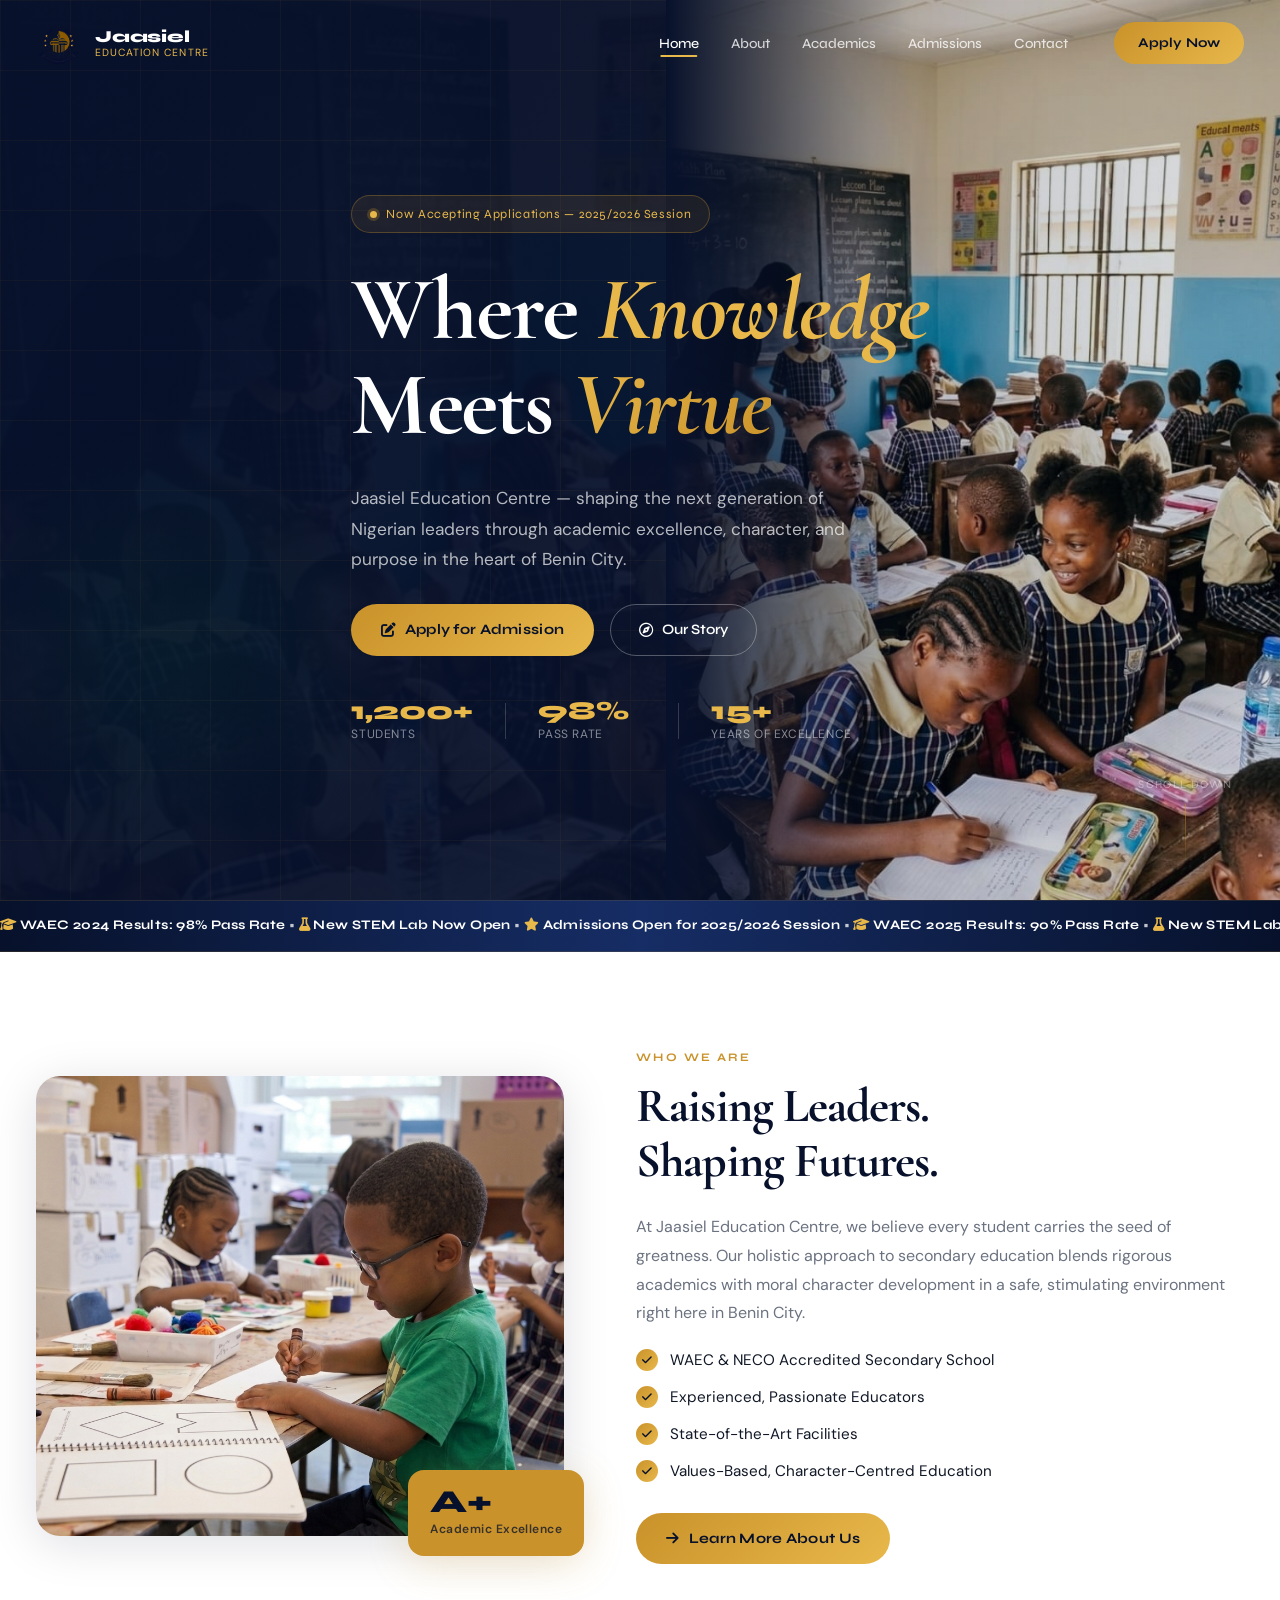
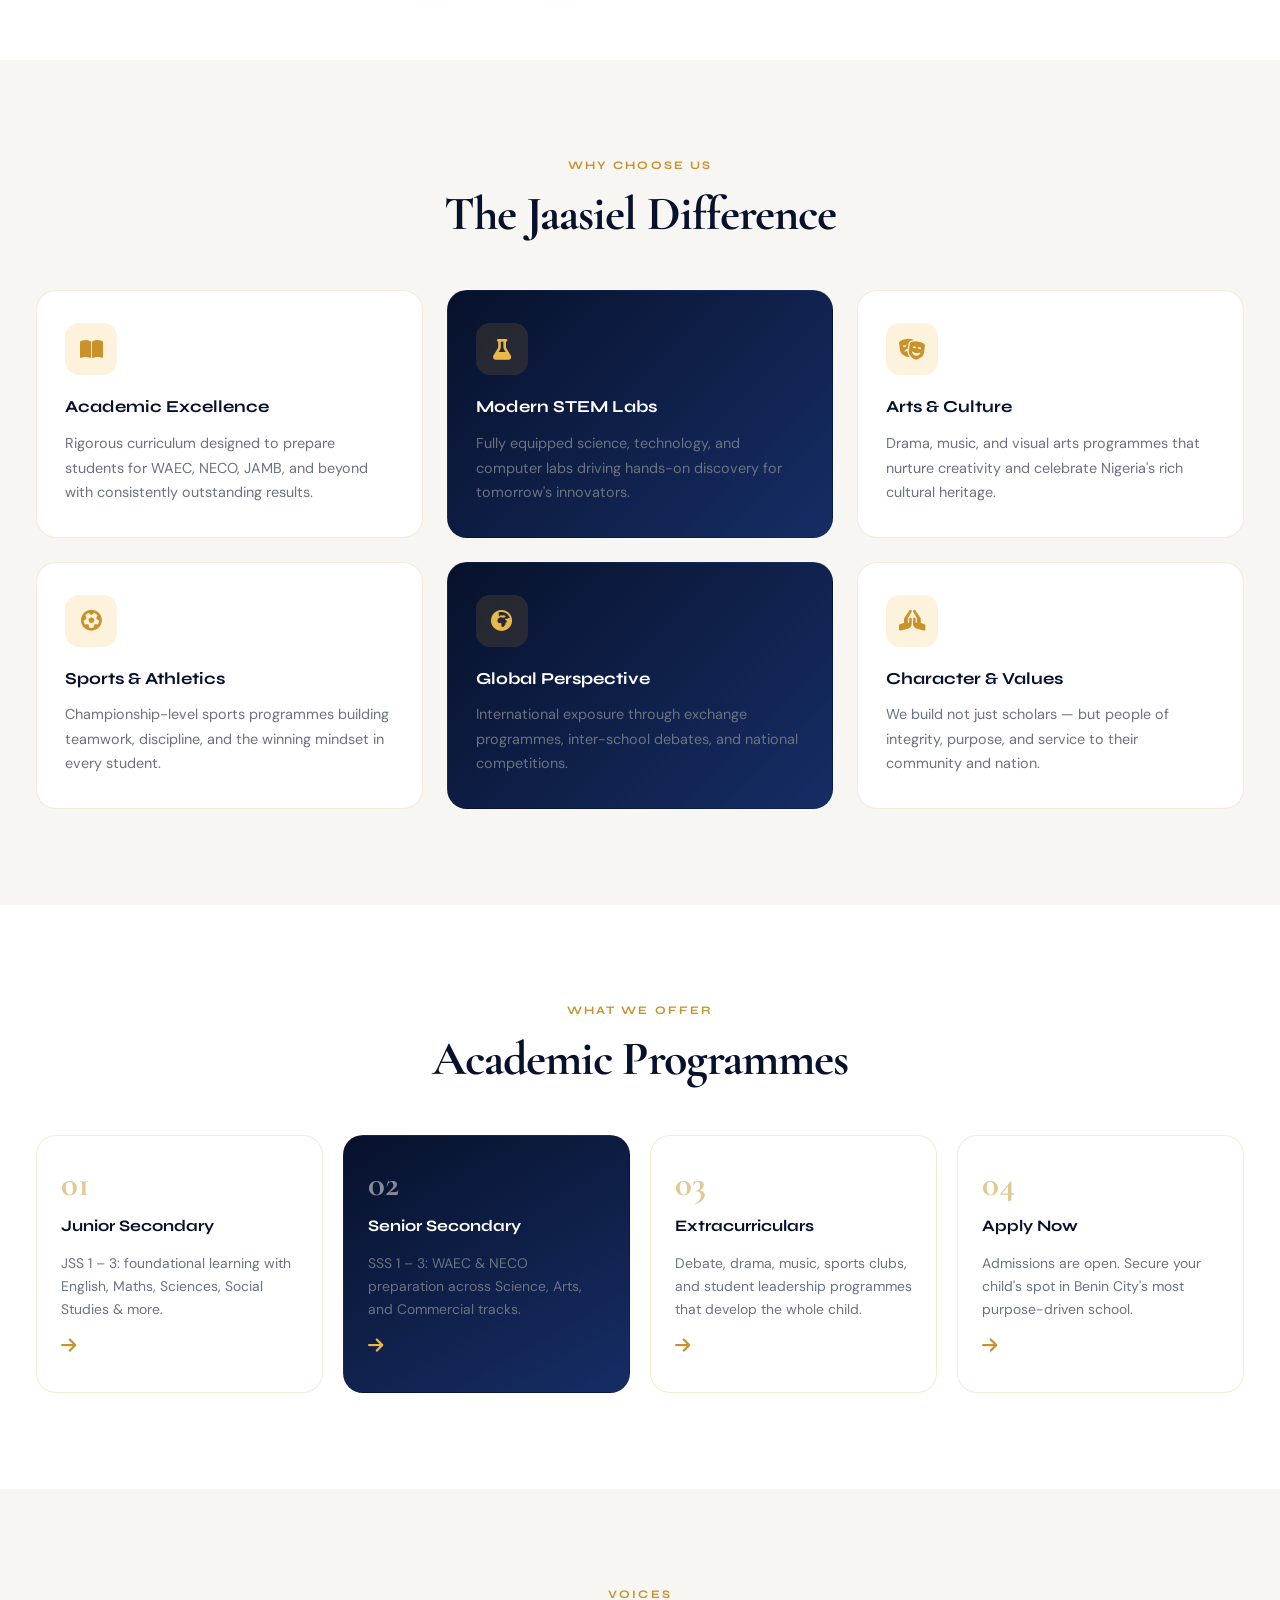
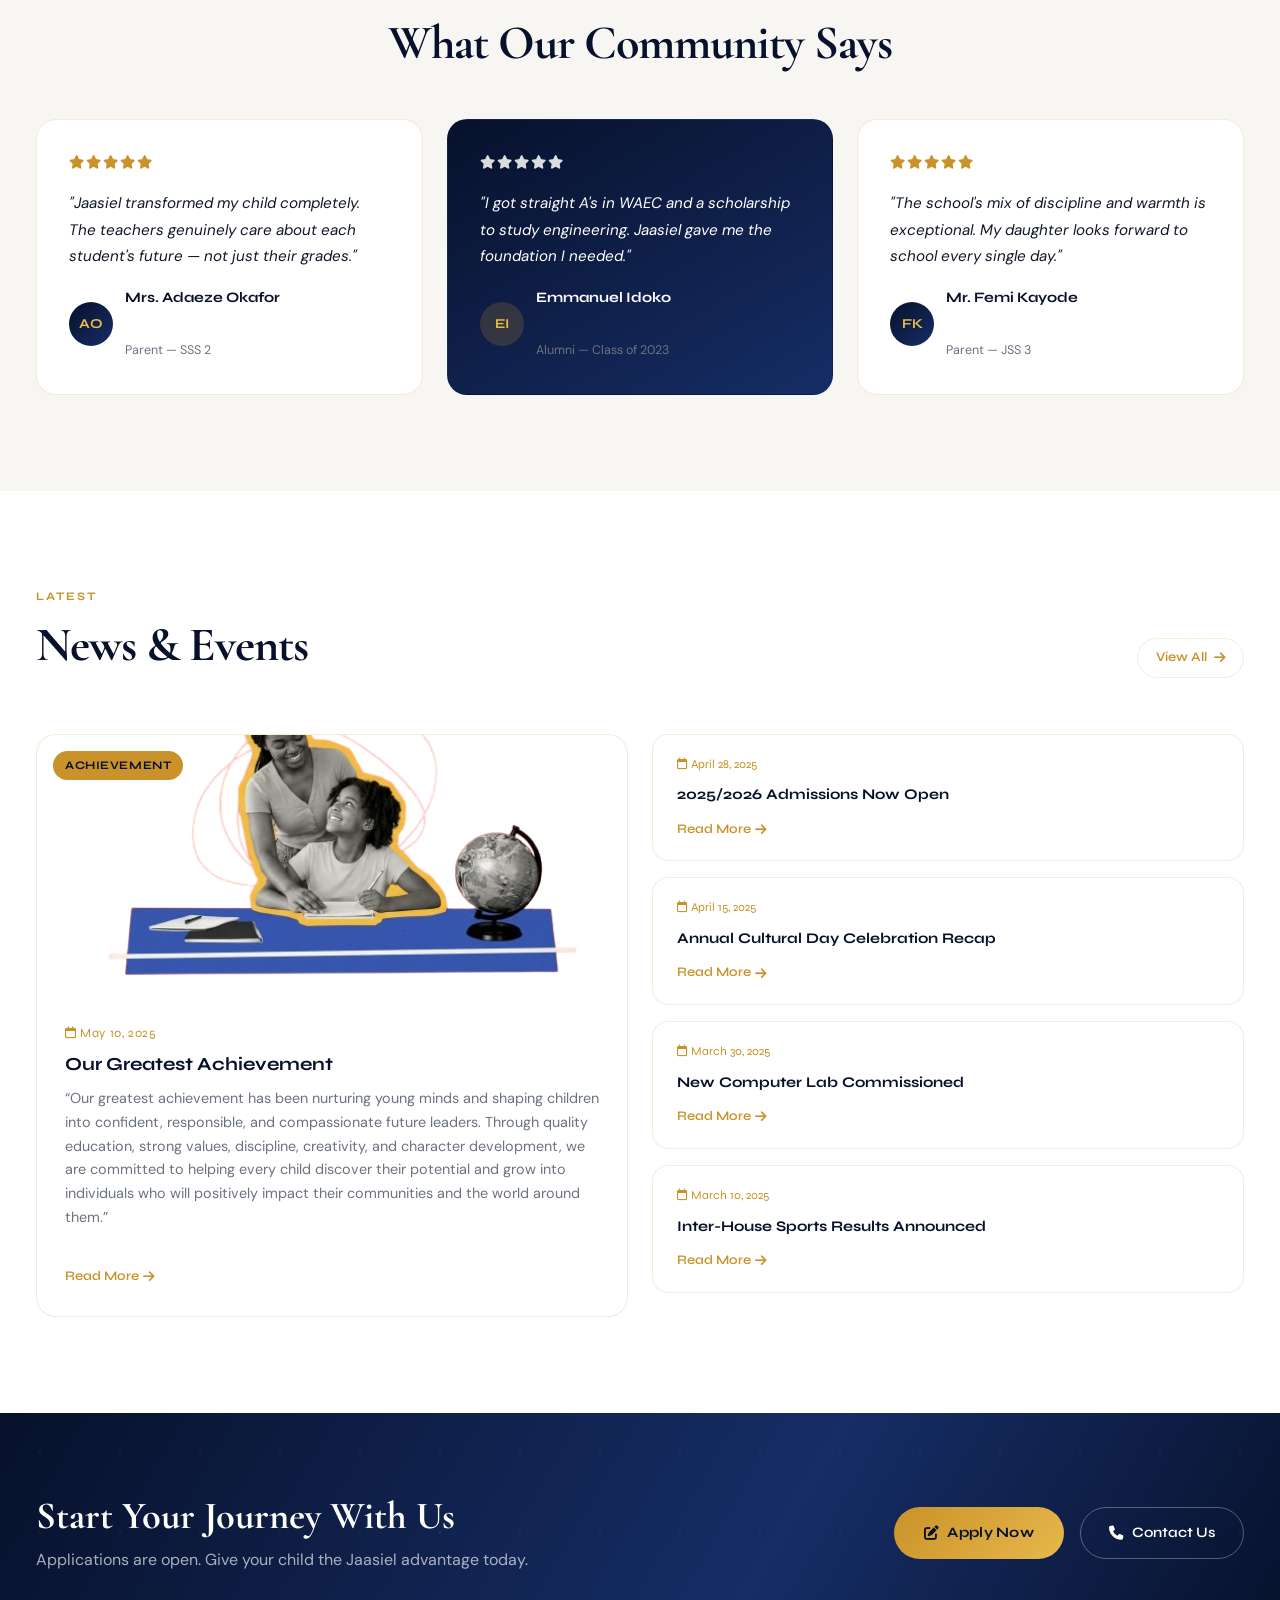
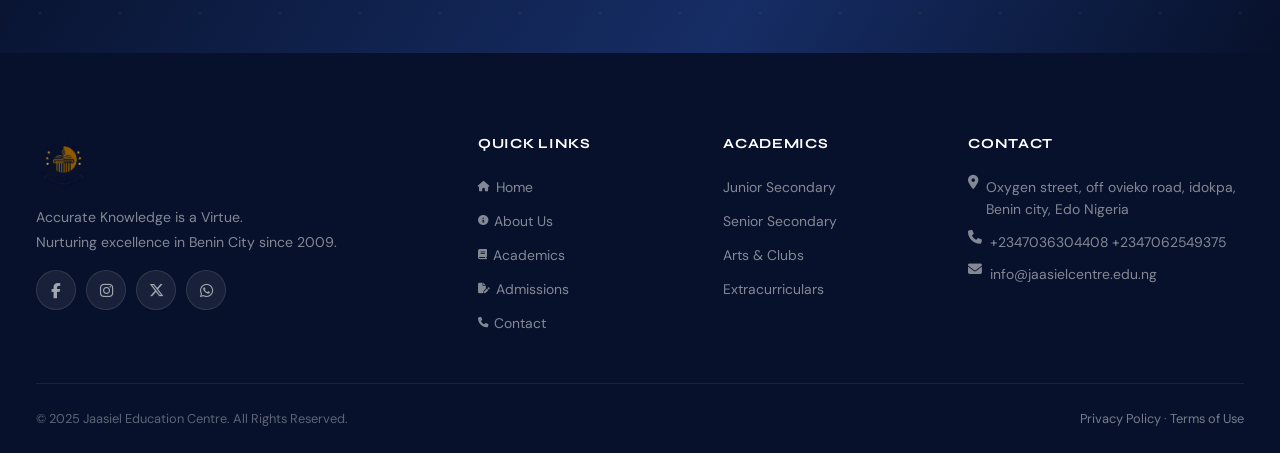
<file: index.html>
<!DOCTYPE html>
<html lang="en">
<head>
  <meta charset="UTF-8" />
  <meta name="viewport" content="width=device-width, initial-scale=1.0"/>
  <title>Jaasiel Education Centre | Accurate Knowledge is a Virtue</title>
  <link rel="icon" href="assets/logo.png" type="image/png"/>
  <link rel="preconnect" href="https://fonts.googleapis.com"/>
  <link rel="preconnect" href="https://fonts.gstatic.com" crossorigin/>
  <link href="https://fonts.googleapis.com/css2?family=Cormorant+Garamond:ital,wght@0,600;0,700;1,600;1,700&family=Syne:wght@400;500;600;700;800&family=DM+Sans:ital,wght@0,300;0,400;0,500;0,600;1,400&display=swap" rel="stylesheet"/>
  <link rel="stylesheet" href="https://cdnjs.cloudflare.com/ajax/libs/font-awesome/6.5.0/css/all.min.css"/>
  <link rel="stylesheet" href="style.css"/>
  <style>
    :root { --font-display:'Syne',sans-serif; --font-body:'DM Sans',sans-serif; --font-serif:'Cormorant Garamond',serif; }
  </style>
</head>
<body>

  <!-- LOADER -->
  <div class="loader" id="loader">
    <div class="loader-inner">
      <img src="assets/logo.png" alt="Logo" class="loader-logo"/>
      <div class="loader-bar"><div class="loader-fill"></div></div>
      <p class="loader-text">Loading Excellence…</p>
         <p class="loader-text" style="font-size: 10px;">Built with immense❤️…</p>
    </div>
  </div>

  <!-- NAVBAR -->
  <nav class="navbar" id="navbar">
    <div class="nav-container">
      <a href="index.html" class="nav-brand">
        <img src="assets/logo.png" alt="Jaasiel Logo" class="nav-logo"/>
        <div class="nav-brand-text">
          <span class="nav-name">Jaasiel</span>
          <span class="nav-sub">Education Centre</span>
        </div>
      </a>
      <ul class="nav-links" id="navLinks">
        <li><a href="index.html" class="active">Home</a></li>
        <li><a href="about.html">About</a></li>
        <li><a href="academics.html">Academics</a></li>
        <li><a href="admissions.html">Admissions</a></li>
        <!-- <li><a href="login.html">Login</a></li> -->
        <li><a href="contact.html">Contact</a></li>
      </ul>
      <a href="admissions.html" class="btn-nav">Apply Now</a>
      <button class="hamburger" id="hamburger" aria-label="Menu">
        <span></span><span></span><span></span>
      </button>
    </div>
  </nav>

  <!-- HERO -->
  <section class="hero">
    <div class="hero-bg">
      <div class="hero-photo"></div>
      <div class="hero-overlay"></div>
      <div class="hero-grid"></div>
    </div>

    <!-- Right-side image panel with Nigerian students -->
    <div class="hero-image-panel">
      <img src="assets/schooluniform.jpeg" alt="Nigerian Secondary School Students"/>
    </div>

    <div class="hero-content">
      <div class="hero-badge">
        <span class="badge-dot pulse"></span>
        Now Accepting Applications — 2025/2026 Session
      </div>
      <h1 class="hero-title">
        Where <span class="highlight">Knowledge</span><br/>
        Meets <span class="highlight-gold">Virtue</span>
      </h1>
      <p class="hero-sub">Jaasiel Education Centre — shaping the next generation of Nigerian leaders through academic excellence, character, and purpose in the heart of Benin City.</p>
      <div class="hero-cta">
        <a href="admissions.html" class="btn-primary"><i class="fa-solid fa-pen-to-square"></i> Apply for Admission</a>
        <a href="about.html" class="btn-ghost"><i class="fa-regular fa-compass"></i> Our Story</a>
      </div>
      <div class="hero-stats">
        <div class="stat"><span class="stat-num">1,200+</span><span class="stat-label">Students</span></div>
        <div class="stat-div"></div>
        <div class="stat"><span class="stat-num">98%</span><span class="stat-label">Pass Rate</span></div>
        <div class="stat-div"></div>
        <div class="stat"><span class="stat-num">15+</span><span class="stat-label">Years of Excellence</span></div>
      </div>
    </div>

    <div class="hero-scroll-hint">
      <span>Scroll Down</span>
      <div class="scroll-line"></div>
    </div>
  </section>

  <!-- TICKER -->
  <div class="ticker-wrap">
    <div class="ticker-track">
      <span><i class="fa-solid fa-graduation-cap"></i></span>&nbsp;<b>WAEC 2024 Results: 98% Pass Rate</b>&nbsp;•&nbsp;
      <span><i class="fa-solid fa-flask"></i></span>&nbsp;<b>New STEM Lab Now Open</b>&nbsp;•&nbsp;
      <!-- <span><i class="fa-solid fa-trophy"></i></span>&nbsp;<b>1st Place — Abuja Inter-School Debate Championship</b>&nbsp;•&nbsp; -->
      <span><i class="fa-solid fa-star"></i></span>&nbsp;<b>Admissions Open for 2025/2026 Session</b>&nbsp;•&nbsp;
      <span><i class="fa-solid fa-graduation-cap"></i></span>&nbsp;<b>WAEC 2025 Results: 90% Pass Rate</b>&nbsp;•&nbsp;
      <span><i class="fa-solid fa-flask"></i></span>&nbsp;<b>New STEM Lab Now Open</b>&nbsp;•&nbsp;
      <!-- <span><i class="fa-solid fa-trophy"></i></span>&nbsp;<b>1st Place — Abuja Inter-School Debate Championship</b>&nbsp;•&nbsp; -->
      <span><i class="fa-solid fa-star"></i></span>&nbsp;<b>Admissions Open for 2025/2026 Session</b>&nbsp;•&nbsp;
    </div>
  </div>

  <!-- ABOUT SNIPPET -->
  <section class="about-snap section">
    <div class="container">
      <div class="about-snap-grid">
        <div class="about-snap-img-col">
          <div class="img-stack">
            <img src="assets/kidsnurs.png" alt="Nigerian students in school uniform" class="img-main"/>
            <div class="img-badge-card">
              <span class="badge-num">A+</span>
              <span class="badge-desc">Academic Excellence</span>
            </div>
          </div>
        </div>
        <div class="about-snap-text">
          <p class="section-eyebrow">Who We Are</p>
          <h2 class="section-title">Raising Leaders.<br/>Shaping Futures.</h2>
          <p class="body-text">At Jaasiel Education Centre, we believe every student carries the seed of greatness. Our holistic approach to secondary education blends rigorous academics with moral character development in a safe, stimulating environment right here in Benin City.</p>
          <ul class="check-list">
            <li><span class="chk"><i class="fa-solid fa-check"></i></span> WAEC &amp; NECO Accredited Secondary School</li>
            <li><span class="chk"><i class="fa-solid fa-check"></i></span> Experienced, Passionate Educators</li>
            <li><span class="chk"><i class="fa-solid fa-check"></i></span> State-of-the-Art Facilities</li>
            <li><span class="chk"><i class="fa-solid fa-check"></i></span> Values-Based, Character-Centred Education</li>
          </ul>
          <a href="about.html" class="btn-primary" style="align-self:flex-start"><i class="fa-solid fa-arrow-right"></i> Learn More About Us</a>
        </div>
      </div>
    </div>
  </section>

  <!-- WHY JAASIEL -->
  <section class="features section alt-bg">
    <div class="container">
      <p class="section-eyebrow center">Why Choose Us</p>
      <h2 class="section-title center">The Jaasiel Difference</h2>
      <div class="features-grid">
        <div class="feature-card">
          <div class="feature-icon"><i class="fa-solid fa-book-open"></i></div>
          <h3>Academic Excellence</h3>
          <p>Rigorous curriculum designed to prepare students for WAEC, NECO, JAMB, and beyond with consistently outstanding results.</p>
        </div>
        <div class="feature-card feature-card--gold">
          <div class="feature-icon"><i class="fa-solid fa-flask"></i></div>
          <h3 style="color: white;">Modern STEM Labs</h3>
          <p>Fully equipped science, technology, and computer labs driving hands-on discovery for tomorrow's innovators.</p>
        </div>
        <div class="feature-card">
          <div class="feature-icon"><i class="fa-solid fa-masks-theater"></i></div>
          <h3>Arts &amp; Culture</h3>
          <p>Drama, music, and visual arts programmes that nurture creativity and celebrate Nigeria's rich cultural heritage.</p>
        </div>
        <div class="feature-card">
          <div class="feature-icon"><i class="fa-solid fa-futbol"></i></div>
          <h3>Sports &amp; Athletics</h3>
          <p>Championship-level sports programmes building teamwork, discipline, and the winning mindset in every student.</p>
        </div>
        <div class="feature-card feature-card--gold">
          <div class="feature-icon"><i class="fa-solid fa-earth-africa"></i></div>
          <h3 style="color: white;">Global Perspective</h3>
          <p>International exposure through exchange programmes, inter-school debates, and national competitions.</p>
        </div>
        <div class="feature-card">
          <div class="feature-icon"><i class="fa-solid fa-hands-praying"></i></div>
          <h3>Character &amp; Values</h3>
          <p>We build not just scholars — but people of integrity, purpose, and service to their community and nation.</p>
        </div>
      </div>
    </div>
  </section>

  <!-- ACADEMICS TEASER -->
  <section class="academics-teaser section">
    <div class="container">
      <p class="section-eyebrow center">What We Offer</p>
      <h2 class="section-title center">Academic Programmes</h2>
      <div class="programs-grid">
        <a href="academics.html" class="program-card">
          <div class="program-num">01</div>
          <h3>Junior Secondary</h3>
          <p>JSS 1 – 3: foundational learning with English, Maths, Sciences, Social Studies &amp; more.</p>
          <span class="program-arrow"><i class="fa-solid fa-arrow-right"></i></span>
        </a>
        <a href="academics.html" class="program-card program-card--highlight">
          <div class="program-num">02</div>
          <h3 style="color: white;">Senior Secondary</h3>
          <p>SSS 1 – 3: WAEC &amp; NECO preparation across Science, Arts, and Commercial tracks.</p>
          <span class="program-arrow"><i class="fa-solid fa-arrow-right"></i></span>
        </a>
        <a href="academics.html" class="program-card">
          <div class="program-num">03</div>
          <h3>Extracurriculars</h3>
          <p>Debate, drama, music, sports clubs, and student leadership programmes that develop the whole child.</p>
          <span class="program-arrow"><i class="fa-solid fa-arrow-right"></i></span>
        </a>
        <a href="admissions.html" class="program-card">
          <div class="program-num">04</div>
          <h3>Apply Now</h3>
          <p>Admissions are open. Secure your child's spot in Benin City's most purpose-driven school.</p>
          <span class="program-arrow"><i class="fa-solid fa-arrow-right"></i></span>
        </a>
      </div>
    </div>
  </section>

  <!-- TESTIMONIALS -->
  <section class="testimonials section alt-bg">
    <div class="container">
      <p class="section-eyebrow center">Voices</p>
      <h2 class="section-title center">What Our Community Says</h2>
      <div class="testi-grid">
        <div class="testi-card">
          <div class="testi-stars"><i class="fa-solid fa-star"></i><i class="fa-solid fa-star"></i><i class="fa-solid fa-star"></i><i class="fa-solid fa-star"></i><i class="fa-solid fa-star"></i></div>
          <p>"Jaasiel transformed my child completely. The teachers genuinely care about each student's future — not just their grades."</p>
          <div class="testi-author">
            <div class="testi-avatar">AO</div>
            <div><strong>Mrs. Adaeze Okafor</strong><br/><small>Parent — SSS 2</small></div>
          </div>
        </div>
        <div class="testi-card testi-card--gold">
          <div class="testi-stars"><i class="fa-solid fa-star"></i><i class="fa-solid fa-star"></i><i class="fa-solid fa-star"></i><i class="fa-solid fa-star"></i><i class="fa-solid fa-star"></i></div>
          <p style="color: white;">"I got straight A's in WAEC and a scholarship to study engineering. Jaasiel gave me the foundation I needed."</p>
          <div class="testi-author">
            <div class="testi-avatar">EI</div>
            <div><strong>Emmanuel Idoko</strong><br/><small>Alumni — Class of 2023</small></div>
          </div>
        </div>
        <div class="testi-card">
          <div class="testi-stars"><i class="fa-solid fa-star"></i><i class="fa-solid fa-star"></i><i class="fa-solid fa-star"></i><i class="fa-solid fa-star"></i><i class="fa-solid fa-star"></i></div>
          <p>"The school's mix of discipline and warmth is exceptional. My daughter looks forward to school every single day."</p>
          <div class="testi-author">
            <div class="testi-avatar">FK</div>
            <div><strong>Mr. Femi Kayode</strong><br/><small>Parent — JSS 3</small></div>
          </div>
        </div>
      </div>
    </div>
  </section>

  <!-- NEWS / EVENTS -->
  <section class="news section">
    <div class="container">
      <p class="section-eyebrow">Latest</p>
      <div class="news-header-row">
        <h2 class="section-title">News &amp; Events</h2>
        <a href="#" class="btn-ghost-sm">View All <i class="fa-solid fa-arrow-right"></i></a>
      </div>
      <div class="news-grid">
        <article class="news-card news-card--big">
          <div class="news-img-wrap">
            <img src="assets/Gemini_Generated_Image_39ip1v39ip1v39ip-removebg-preview.png" alt="Science Competition"/>
            <span class="news-tag">Achievement</span>
          </div>
          <div class="news-body">
            <time><i class="fa-regular fa-calendar"></i> May 10, 2025</time>
            <h3>Our Greatest Achievement</h3>
            <p>“Our greatest achievement has been nurturing young minds and shaping children into confident, responsible, and compassionate future leaders. Through quality education, strong values, discipline, creativity, and character development, we are committed to helping every child discover their potential and grow into individuals who will positively impact their communities and the world around them.”
</p>
            <a href="#" class="read-more">Read More <i class="fa-solid fa-arrow-right"></i></a>
          </div>
        </article>
        <div class="news-side">
          <article class="news-card-sm">
            <time><i class="fa-regular fa-calendar"></i> April 28, 2025</time>
            <h4>2025/2026 Admissions Now Open</h4>
            <a href="admissions.html" class="read-more">Read More <i class="fa-solid fa-arrow-right"></i></a>
          </article>
          <article class="news-card-sm">
            <time><i class="fa-regular fa-calendar"></i> April 15, 2025</time>
            <h4>Annual Cultural Day Celebration Recap</h4>
            <a href="#" class="read-more">Read More <i class="fa-solid fa-arrow-right"></i></a>
          </article>
          <article class="news-card-sm">
            <time><i class="fa-regular fa-calendar"></i> March 30, 2025</time>
            <h4>New Computer Lab Commissioned</h4>
            <a href="#" class="read-more">Read More <i class="fa-solid fa-arrow-right"></i></a>
          </article>
          <article class="news-card-sm">
            <time><i class="fa-regular fa-calendar"></i> March 10, 2025</time>
            <h4>Inter-House Sports Results Announced</h4>
            <a href="#" class="read-more">Read More <i class="fa-solid fa-arrow-right"></i></a>
          </article>
        </div>
      </div>
    </div>
  </section>

  <!-- CTA BAND -->
  <section class="cta-band">
    <div class="container">
      <div class="cta-inner">
        <div class="cta-text">
          <h2>Start Your Journey With Us</h2>
          <p>Applications are open. Give your child the Jaasiel advantage today.</p>
        </div>
        <div class="cta-buttons">
          <a href="admissions.html" class="btn-primary"><i class="fa-solid fa-pen-to-square"></i> Apply Now</a>
          <a href="contact.html" class="btn-ghost"><i class="fa-solid fa-phone"></i> Contact Us</a>
        </div>
      </div>
    </div>
  </section>

  <!-- FOOTER -->
  <footer class="footer">
    <div class="container">
      <div class="footer-grid">
        <div class="footer-brand">
          <img src="assets/logo.png" alt="Logo" class="footer-logo"/>
          <p>Accurate Knowledge is a Virtue.<br/>Nurturing excellence in Benin City since 2009.</p>
          <div class="social-links">
            <a href="#" aria-label="Facebook"><i class="fa-brands fa-facebook-f"></i></a>
            <a href="#" aria-label="Instagram"><i class="fa-brands fa-instagram"></i></a>
            <a href="#" aria-label="Twitter"><i class="fa-brands fa-x-twitter"></i></a>
            <a href="#" aria-label="WhatsApp"><i class="fa-brands fa-whatsapp"></i></a>
          </div>
        </div>
        <div class="footer-col">
          <h4>Quick Links</h4>
          <ul>
            <li><a href="index.html"><i class="fa-solid fa-house fa-xs"></i> Home</a></li>
            <li><a href="about.html"><i class="fa-solid fa-info-circle fa-xs"></i> About Us</a></li>
            <li><a href="academics.html"><i class="fa-solid fa-book fa-xs"></i> Academics</a></li>
            <li><a href="admissions.html"><i class="fa-solid fa-file-pen fa-xs"></i> Admissions</a></li>
         <!-- <i class="fa-solid fa-images fa-xs"></i> Gallery</a></li> -->
            <li><a href="contact.html"><i class="fa-solid fa-phone fa-xs"></i> Contact</a></li>
          </ul>
        </div>
        <div class="footer-col">
          <h4>Academics</h4>
          <ul>
            <li><a href="academics.html">Junior Secondary</a></li>
            <li><a href="academics.html">Senior Secondary</a></li>
            <li><a href="academics.html">Arts &amp; Clubs</a></li>
            <li><a href="academics.html">Extracurriculars</a></li>
          </ul>
        </div>
        <div class="footer-col">
          <h4>Contact</h4>
          <address>
            <p><i class="fa-solid fa-location-dot"></i> Oxygen street, off ovieko road, idokpa, Benin city, Edo Nigeria</p>
            <p><i class="fa-solid fa-phone"></i> +2347036304408 +2347062549375</p>
            <p><i class="fa-solid fa-envelope"></i> info@jaasielcentre.edu.ng</p>
          </address>
        </div>
      </div>
      <div class="footer-bottom">
        <p>© 2025 Jaasiel Education Centre. All Rights Reserved.</p>
        <p><a href="#">Privacy Policy</a> · <a href="#">Terms of Use</a></p>
      </div>
    </div>
  </footer>

  <script src="assets/main.js"></script>
</body>
</html>
</file>
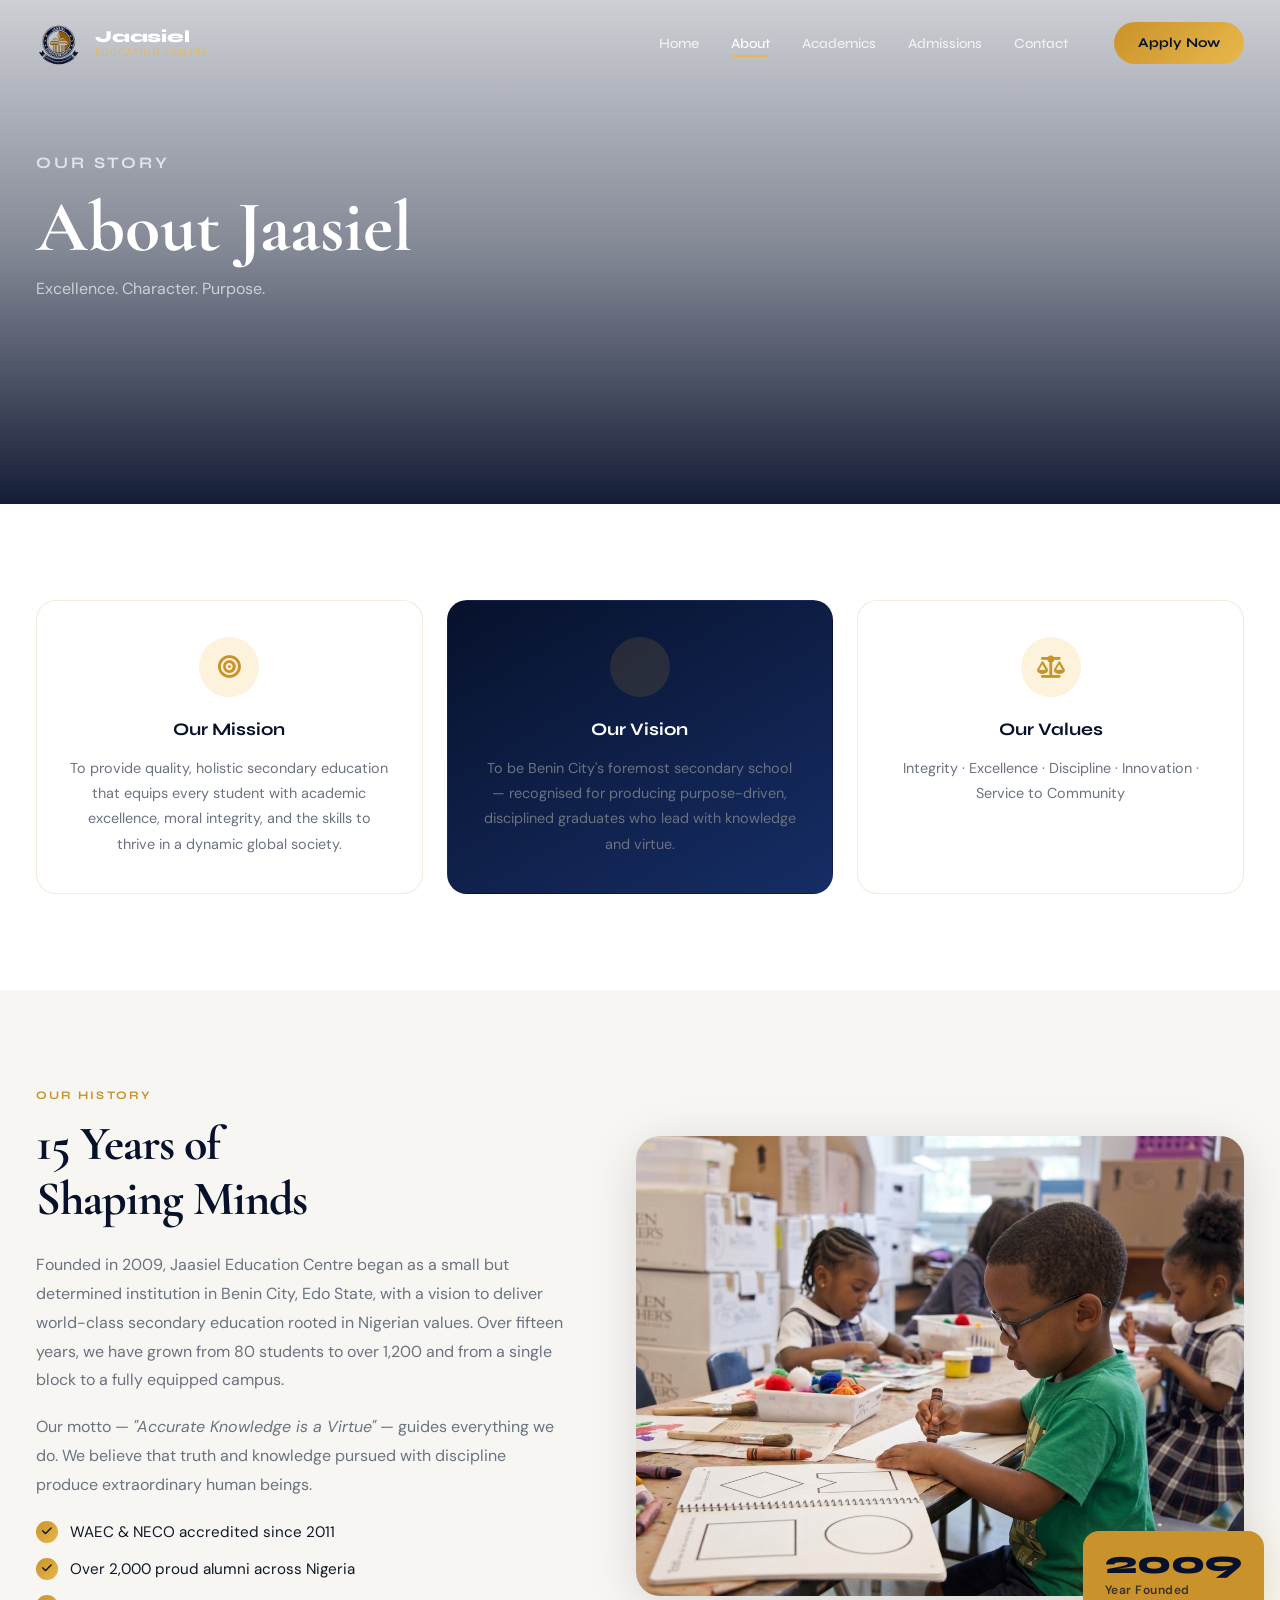
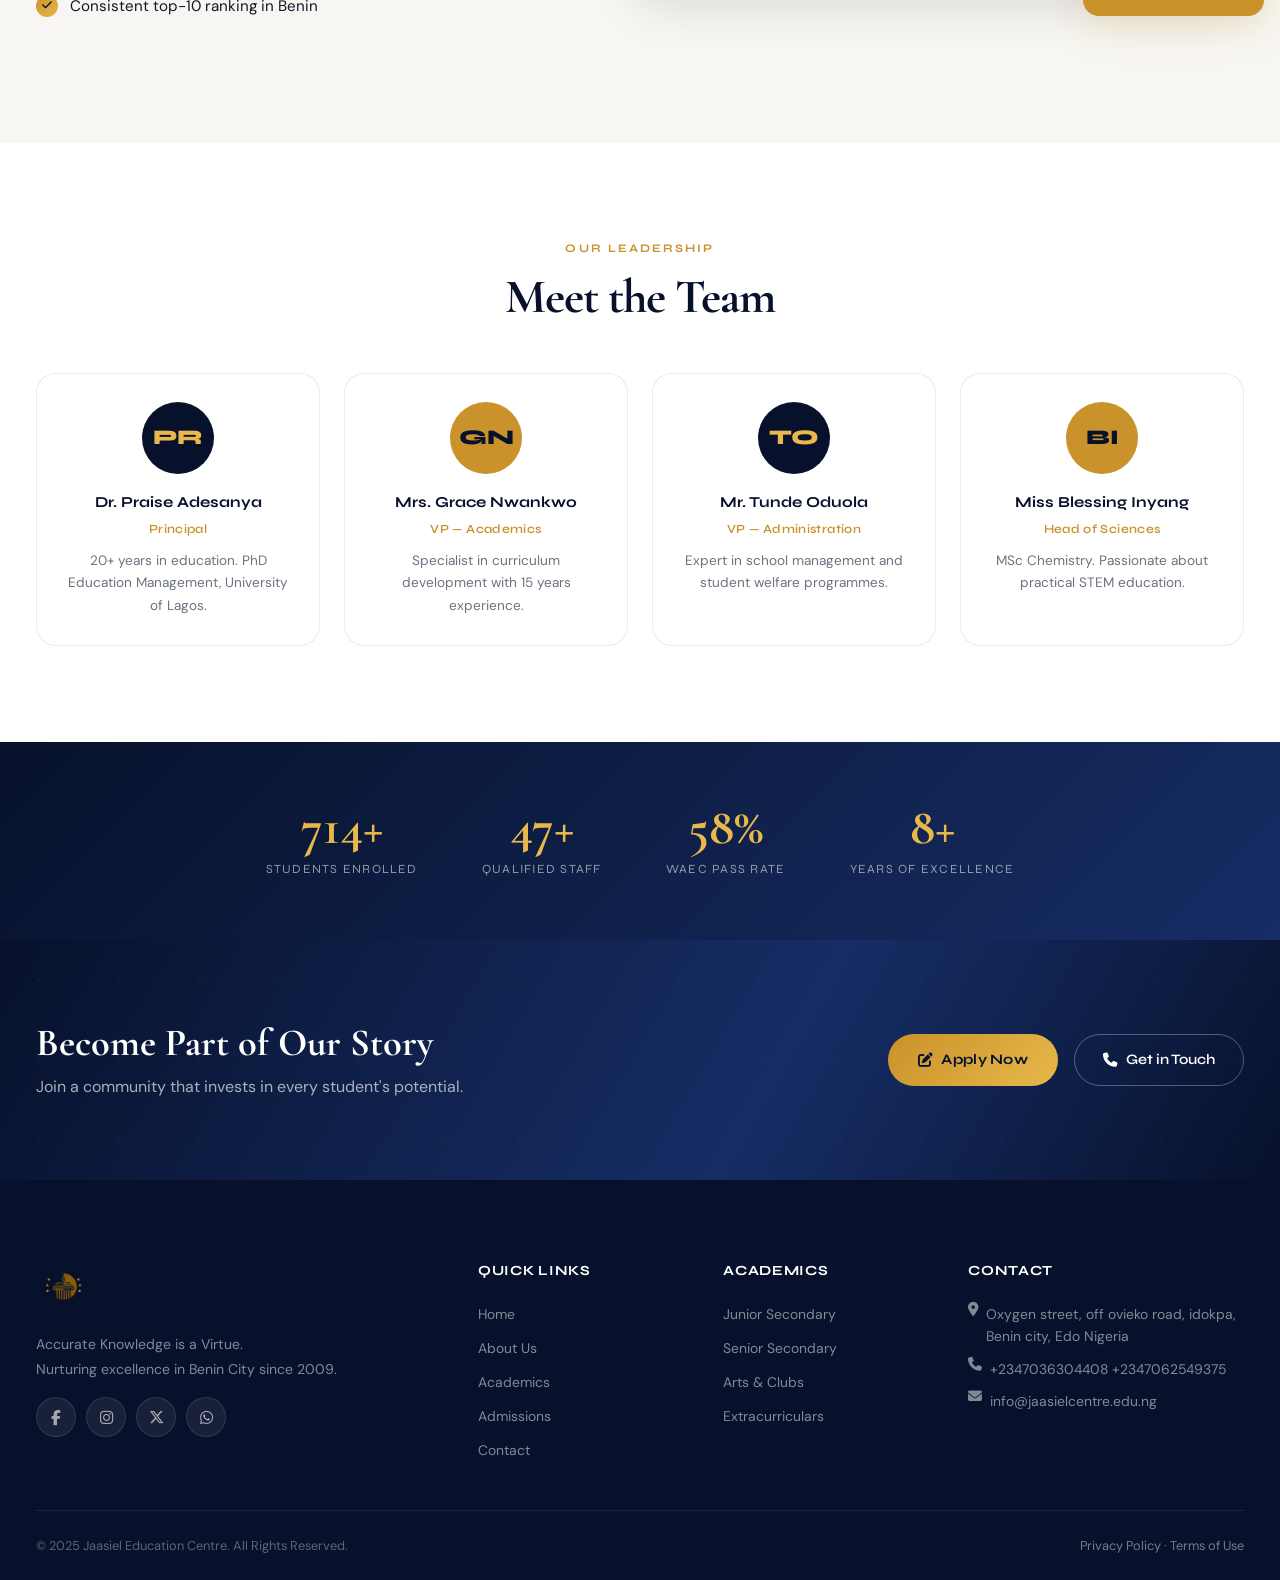
<file: about.html>
<!DOCTYPE html>
<html lang="en">
<head>
  <meta charset="UTF-8" />
  <meta name="viewport" content="width=device-width, initial-scale=1.0"/>
  <title>About Us | Jaasiel Education Centre</title>
  <link rel="icon" href="assets/logo.png" type="image/png"/>
  <link rel="preconnect" href="https://fonts.googleapis.com"/>
  <link rel="preconnect" href="https://fonts.gstatic.com" crossorigin/>
  <link href="https://fonts.googleapis.com/css2?family=Cormorant+Garamond:ital,wght@0,600;0,700;1,600;1,700&family=Syne:wght@400;500;600;700;800&family=DM+Sans:ital,wght@0,300;0,400;0,500;0,600;1,400&display=swap" rel="stylesheet"/>
  <link rel="stylesheet" href="https://cdnjs.cloudflare.com/ajax/libs/font-awesome/6.5.0/css/all.min.css"/>
  <link rel="stylesheet" href="style.css"/>
  <style>:root{--font-display:'Syne',sans-serif;--font-body:'DM Sans',sans-serif;--font-serif:'Cormorant Garamond',serif;}</style>
</head>
<body>
  <nav class="navbar" id="navbar">
    <div class="nav-container">
      <a href="index.html" class="nav-brand">
        <img src="assets/logo.png" alt="Jaasiel Logo" class="nav-logo"/>
        <div class="nav-brand-text"><span class="nav-name">Jaasiel</span><span class="nav-sub">Education Centre</span></div>
      </a>
      <ul class="nav-links" id="navLinks">
        <li><a href="index.html">Home</a></li>
        <li><a href="about.html" class="active">About</a></li>
        <li><a href="academics.html">Academics</a></li>
        <li><a href="admissions.html">Admissions</a></li>
        <!-- <li><a href="login.html">login</a></li> -->
        <li><a href="contact.html">Contact</a></li>
      </ul>
      <a href="admissions.html" class="btn-nav">Apply Now</a>
      <button class="hamburger" id="hamburger" aria-label="Menu"><span></span><span></span><span></span></button>
    </div>
  </nav>

  <section class="page-hero">
    <div class="page-hero-bg" style="background-image:url('https://images.unsplash.com/photo-1580582932707-520aed937b7b?w=1600&q=85')"></div>
    <div class="page-hero-overlay"></div>
    <div class="page-hero-content">
      <p class="section-eyebrow light">Our Story</p>
      <h1>About Jaasiel</h1>
      <p>Excellence. Character. Purpose.</p>
    </div>
  </section>

  <!-- MVV -->
  <section class="mvv section">
    <div class="container">
      <div class="mvv-grid">
        <div class="mvv-card">
          <div class="mvv-icon"><i class="fa-solid fa-bullseye"></i></div>
          <h3>Our Mission</h3>
          <p>To provide quality, holistic secondary education that equips every student with academic excellence, moral integrity, and the skills to thrive in a dynamic global society.</p>
        </div>
        <div class="mvv-card mvv-card--gold">
          <div class="mvv-icon"><i class="fa-solid fa-telescope"></i></div>
          <h3 style="color: white;">Our Vision</h3>
          <p>To be Benin City's foremost secondary school — recognised for producing purpose-driven, disciplined graduates who lead with knowledge and virtue.</p>
        </div>
        <div class="mvv-card">
          <div class="mvv-icon"><i class="fa-solid fa-scale-balanced"></i></div>
          <h3>Our Values</h3>
          <p>Integrity · Excellence · Discipline · Innovation · Service to Community</p>
        </div>
      </div>
    </div>
  </section>

  <!-- STORY -->
  <section class="story section alt-bg">
    <div class="container">
      <div class="about-snap-grid">
        <div class="about-snap-text">
          <p class="section-eyebrow">Our History</p>
          <h2 class="section-title">15 Years of<br/>Shaping Minds</h2>
          <p class="body-text">Founded in 2009, Jaasiel Education Centre began as a small but determined institution in Benin City, Edo State, with a vision to deliver world-class secondary education rooted in Nigerian values. Over fifteen years, we have grown from 80 students to over 1,200 and from a single block to a fully equipped campus.</p>
          <p class="body-text">Our motto — <em>"Accurate Knowledge is a Virtue"</em> — guides everything we do. We believe that truth and knowledge pursued with discipline produce extraordinary human beings.</p>
          <ul class="check-list">
            <li><span class="chk"><i class="fa-solid fa-check"></i></span> WAEC &amp; NECO accredited since 2011</li>
            <li><span class="chk"><i class="fa-solid fa-check"></i></span> Over 2,000 proud alumni across Nigeria</li>
            <li><span class="chk"><i class="fa-solid fa-check"></i></span> Consistent top-10 ranking in Benin</li>
          </ul>
        </div>
        <div class="about-snap-img-col">
          <div class="img-stack">
            <img src="assets/kidsnurs.png" alt="Nigerian school students" class="img-main"/>
            <div class="img-badge-card">
              <span class="badge-num">2009</span>
              <span class="badge-desc">Year Founded</span>
            </div>
          </div>
        </div>
      </div>
    </div>
  </section>

  <!-- TEAM -->
  <section class="team section">
    <div class="container">
      <p class="section-eyebrow center">Our Leadership</p>
      <h2 class="section-title center">Meet the Team</h2>
      <div class="team-grid">
        <div class="team-card">
          <div class="team-avatar" style="background:var(--navy)">PR</div>
          <h4>Dr. Praise Adesanya</h4>
          <span class="team-role">Principal</span>
          <p class="team-bio">20+ years in education. PhD Education Management, University of Lagos.</p>
        </div>
        <div class="team-card">
          <div class="team-avatar" style="background:var(--gold);color:var(--navy)">GN</div>
          <h4>Mrs. Grace Nwankwo</h4>
          <span class="team-role">VP — Academics</span>
          <p class="team-bio">Specialist in curriculum development with 15 years experience.</p>
        </div>
        <div class="team-card">
          <div class="team-avatar" style="background:var(--navy)">TO</div>
          <h4>Mr. Tunde Oduola</h4>
          <span class="team-role">VP — Administration</span>
          <p class="team-bio">Expert in school management and student welfare programmes.</p>
        </div>
        <div class="team-card">
          <div class="team-avatar" style="background:var(--gold);color:var(--navy)">BI</div>
          <h4>Miss Blessing Inyang</h4>
          <span class="team-role">Head of Sciences</span>
          <p class="team-bio">MSc Chemistry. Passionate about practical STEM education.</p>
        </div>
      </div>
    </div>
  </section>

  <!-- STATS -->
  <section class="stats-banner">
    <div class="container">
      <div class="stats-row">
        <div class="stat-big"><span class="stat-num-big">1,200+</span><span class="stat-lbl">Students Enrolled</span></div>
        <div class="stat-big"><span class="stat-num-big">80+</span><span class="stat-lbl">Qualified Staff</span></div>
        <div class="stat-big"><span class="stat-num-big">98%</span><span class="stat-lbl">WAEC Pass Rate</span></div>
        <div class="stat-big"><span class="stat-num-big">15+</span><span class="stat-lbl">Years of Excellence</span></div>
      </div>
    </div>
  </section>

  <!-- CTA -->
  <section class="cta-band">
    <div class="container">
      <div class="cta-inner">
        <div class="cta-text">
          <h2>Become Part of Our Story</h2>
          <p>Join a community that invests in every student's potential.</p>
        </div>
        <div class="cta-buttons">
          <a href="admissions.html" class="btn-primary"><i class="fa-solid fa-pen-to-square"></i> Apply Now</a>
          <a href="contact.html" class="btn-ghost"><i class="fa-solid fa-phone"></i> Get in Touch</a>
        </div>
      </div>
    </div>
  </section>

  <footer class="footer">
    <div class="container">
      <div class="footer-grid">
        <div class="footer-brand">
          <img src="assets/logo.png" alt="Logo" class="footer-logo"/>
          <p>Accurate Knowledge is a Virtue.<br/>Nurturing excellence in Benin City since 2009.</p>
          <div class="social-links">
            <a href="#" aria-label="Facebook"><i class="fa-brands fa-facebook-f"></i></a>
            <a href="#" aria-label="Instagram"><i class="fa-brands fa-instagram"></i></a>
            <a href="#" aria-label="Twitter"><i class="fa-brands fa-x-twitter"></i></a>
            <a href="#" aria-label="WhatsApp"><i class="fa-brands fa-whatsapp"></i></a>
          </div>
        </div>
        <div class="footer-col"><h4>Quick Links</h4><ul>
          <li><a href="index.html">Home</a></li><li><a href="about.html">About Us</a></li>
          <li><a href="academics.html">Academics</a></li><li><a href="admissions.html">Admissions</a></li>
          <li><a href="contact.html">Contact</a></li>
        </ul></div>
        <div class="footer-col"><h4>Academics</h4><ul>
          <li><a href="academics.html">Junior Secondary</a></li><li><a href="academics.html">Senior Secondary</a></li>
          <li><a href="academics.html">Arts &amp; Clubs</a></li><li><a href="academics.html">Extracurriculars</a></li>
        </ul></div>
        <div class="footer-col"><h4>Contact</h4><address>
          <p><i class="fa-solid fa-location-dot"></i>Oxygen street, off ovieko road, idokpa, Benin city, Edo Nigeria</p>
          <p><i class="fa-solid fa-phone"></i> +2347036304408 +2347062549375</p>
          <p><i class="fa-solid fa-envelope"></i> info@jaasielcentre.edu.ng</p>
        </address></div>
      </div>
      <div class="footer-bottom">
        <p>© 2025 Jaasiel Education Centre. All Rights Reserved.</p>
        <p><a href="#">Privacy Policy</a> · <a href="#">Terms of Use</a></p>
      </div>
    </div>
  </footer>
  <script src="assets/main.js"></script>
</body>
</html>
</file>
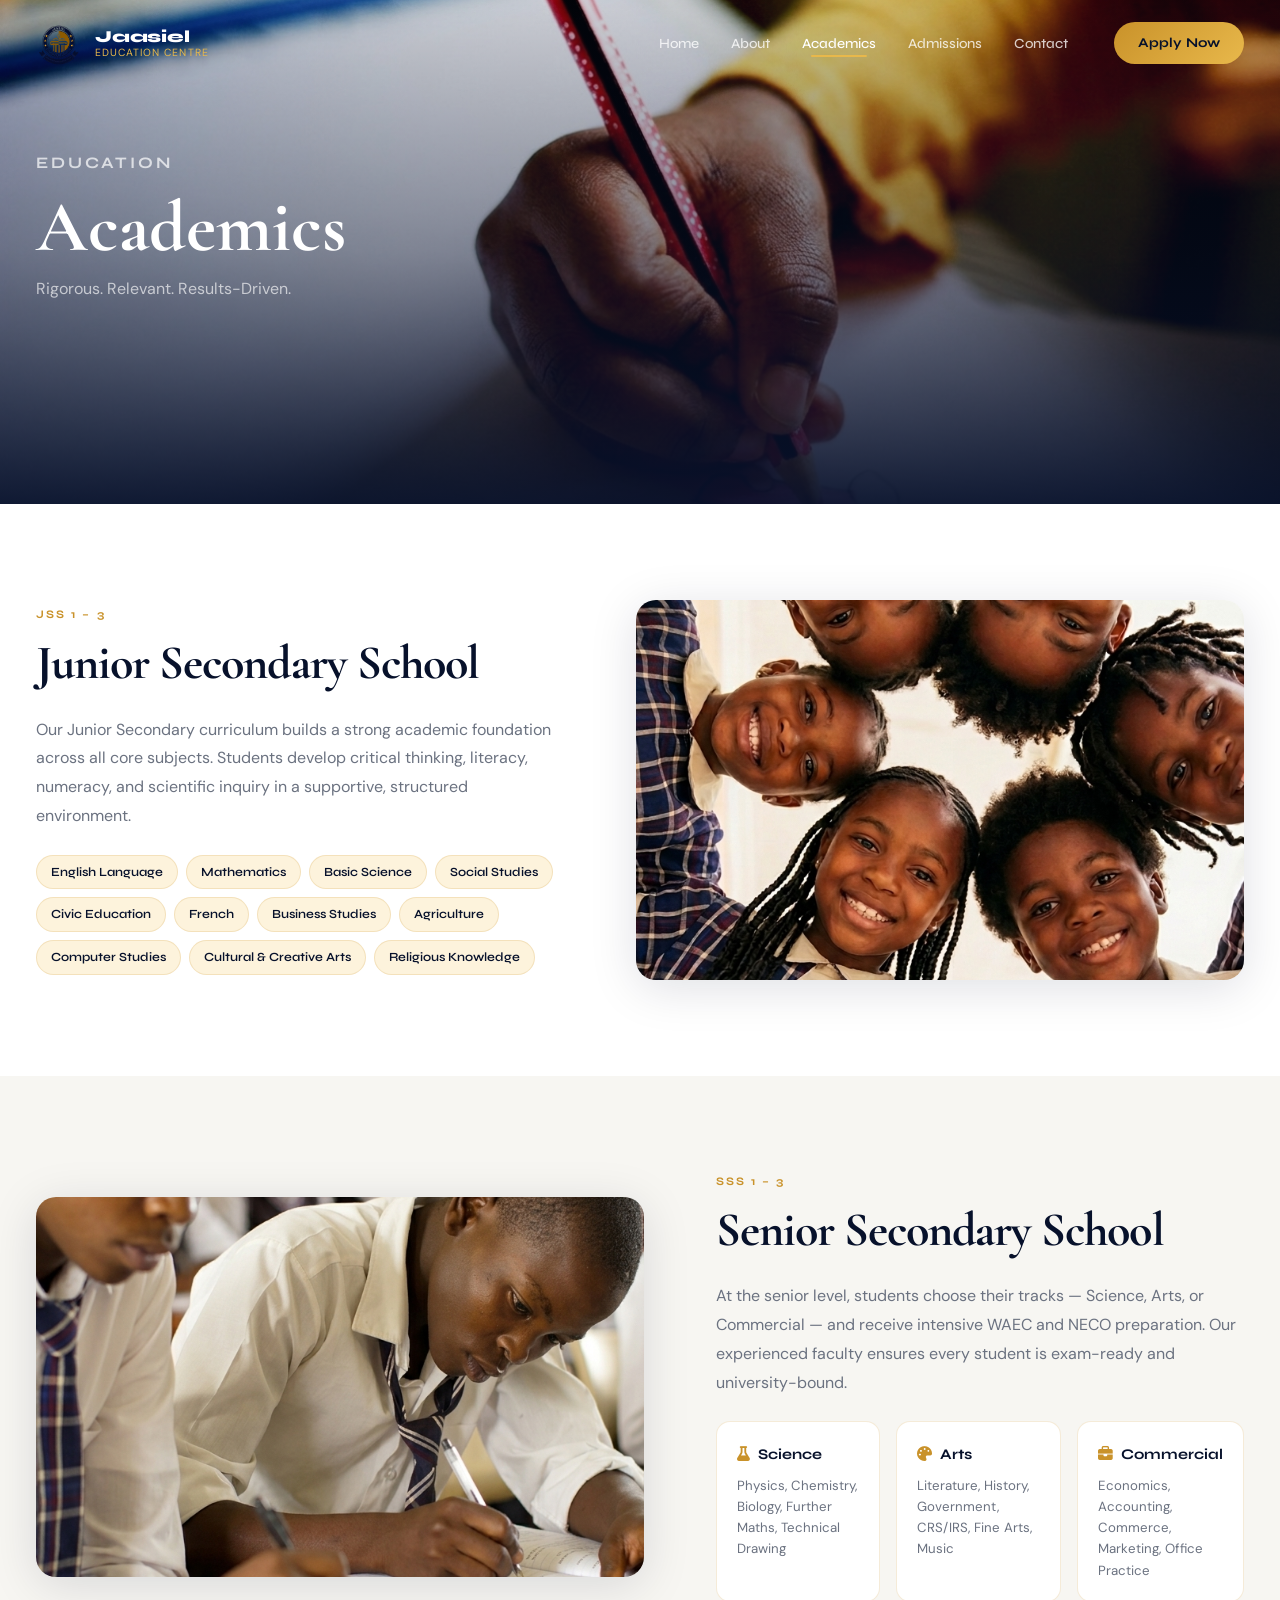
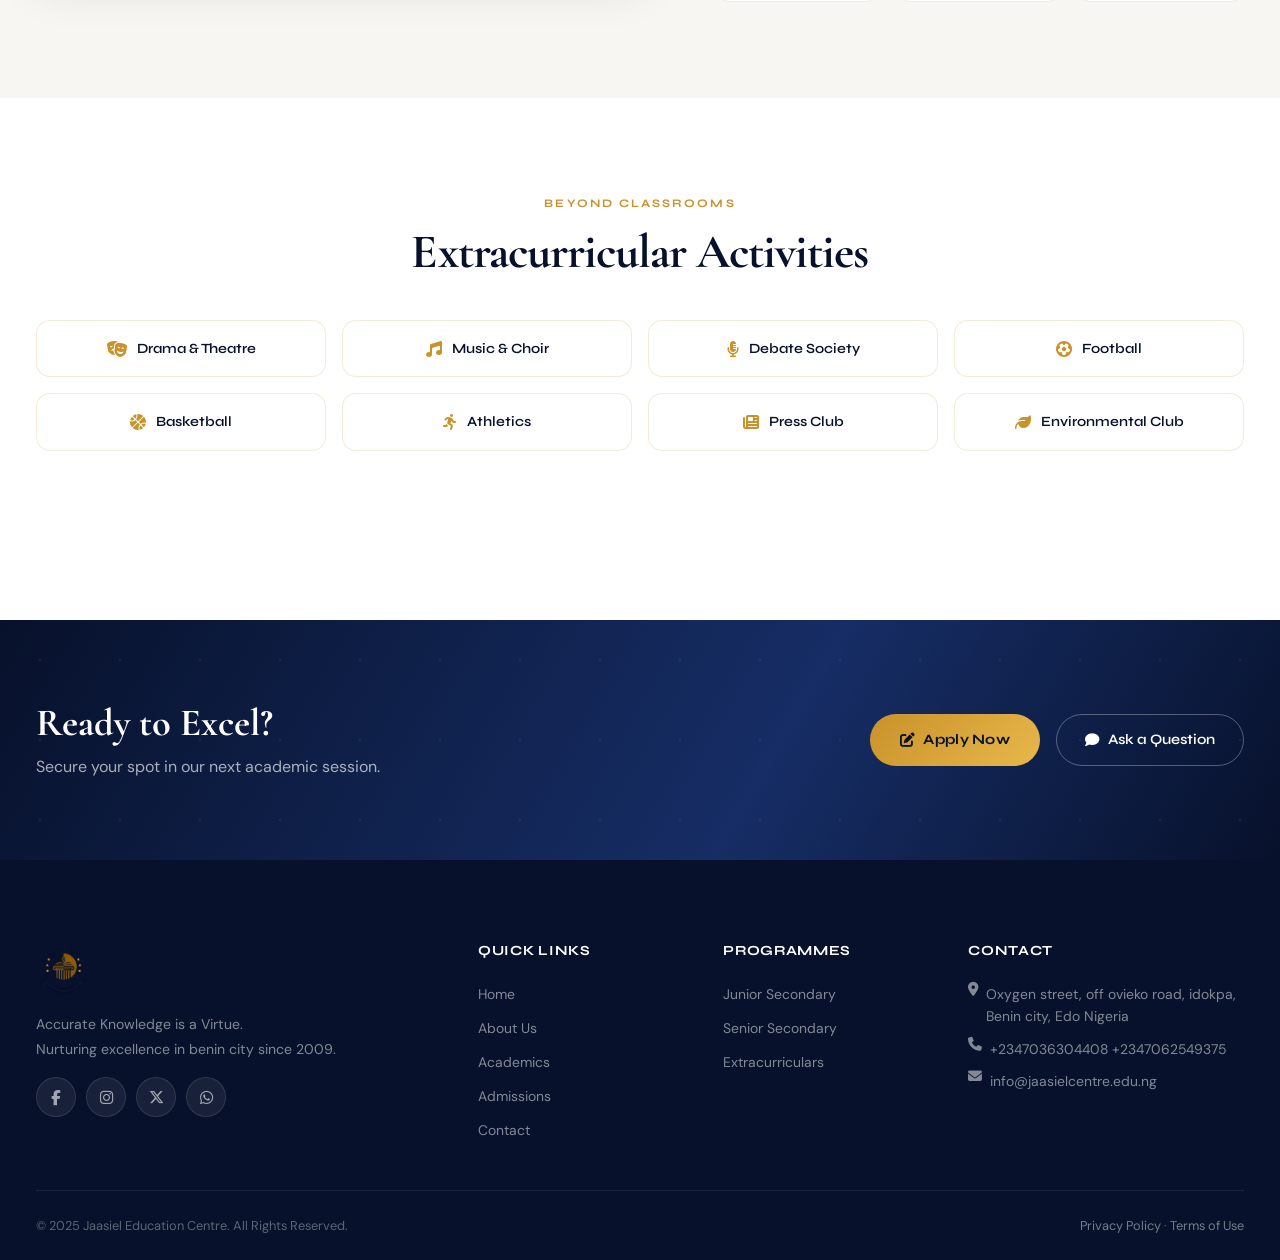
<file: academics.html>
<!DOCTYPE html>
<html lang="en">
<head>
  <meta charset="UTF-8" />
  <meta name="viewport" content="width=device-width, initial-scale=1.0"/>
  <title>Academics | Jaasiel Education Centre</title>
  <link rel="icon" href="assets/logo.png" type="image/png"/>
  <link rel="preconnect" href="https://fonts.googleapis.com"/>
  <link rel="preconnect" href="https://fonts.gstatic.com" crossorigin/>
  <link href="https://fonts.googleapis.com/css2?family=Cormorant+Garamond:ital,wght@0,600;0,700;1,600;1,700&family=Syne:wght@400;500;600;700;800&family=DM+Sans:ital,wght@0,300;0,400;0,500;0,600;1,400&display=swap" rel="stylesheet"/>
  <link rel="stylesheet" href="https://cdnjs.cloudflare.com/ajax/libs/font-awesome/6.5.0/css/all.min.css"/>
  <link rel="stylesheet" href="style.css"/>
  <style>:root{--font-display:'Syne',sans-serif;--font-body:'DM Sans',sans-serif;--font-serif:'Cormorant Garamond',serif;}</style>
</head>
<body>
  <nav class="navbar" id="navbar">
    <div class="nav-container">
      <a href="index.html" class="nav-brand">
        <img src="assets/logo.png" alt="Jaasiel Logo" class="nav-logo"/>
        <div class="nav-brand-text"><span class="nav-name">Jaasiel</span><span class="nav-sub">Education Centre</span></div>
      </a>
      <ul class="nav-links" id="navLinks">
        <li><a href="index.html">Home</a></li>
        <li><a href="about.html">About</a></li>
        <li><a href="academics.html" class="active">Academics</a></li>
        <li><a href="admissions.html">Admissions</a></li>
       <!-- <li><a href="login.html">Login</a></li> -->
        <li><a href="contact.html">Contact</a></li>
      </ul>
      <a href="admissions.html" class="btn-nav">Apply Now</a>
      <button class="hamburger" id="hamburger"><span></span><span></span><span></span></button>
    </div>
  </nav>

  <section class="page-hero">
    <div class="page-hero-bg" style="background-image:url('assets/seniorsec.png')"></div>
    <div class="page-hero-overlay"></div>
    <div class="page-hero-content">
      <p class="section-eyebrow light">Education</p>
      <h1>Academics</h1>
      <p>Rigorous. Relevant. Results-Driven.</p>
    </div>
  </section>

  <!-- JSS -->
  <section class="section">
    <div class="container">
      <div class="about-snap-grid">
        <div class="about-snap-text">
          <p class="section-eyebrow">JSS 1 – 3</p>
          <h2 class="section-title">Junior Secondary School</h2>
          <p class="body-text">Our Junior Secondary curriculum builds a strong academic foundation across all core subjects. Students develop critical thinking, literacy, numeracy, and scientific inquiry in a supportive, structured environment.</p>
          <div class="subject-pills">
            <span>English Language</span><span>Mathematics</span><span>Basic Science</span>
            <span>Social Studies</span><span>Civic Education</span><span>French</span>
            <span>Business Studies</span><span>Agriculture</span><span>Computer Studies</span>
            <span>Cultural &amp; Creative Arts</span><span>Religious Knowledge</span>
          </div>
        </div>
        <div class="about-snap-img-col">
          <img src="assets/up.png" alt="JSS Students" class="img-main" style="border-radius:20px;width:100%;object-fit:cover;height:380px"/>
        </div>
      </div>
    </div>
  </section>

  <!-- SSS -->
  <section class="section alt-bg">
    <div class="container">
      <div class="about-snap-grid reverse">
        <div class="about-snap-img-col">
          <img src="assets/senior.png" alt="SSS Students" class="img-main" style="border-radius:20px;width:100%;object-fit:cover;height:380px"/>
        </div>
        <div class="about-snap-text">
          <p class="section-eyebrow">SSS 1 – 3</p>
          <h2 class="section-title">Senior Secondary School</h2>
          <p class="body-text">At the senior level, students choose their tracks — Science, Arts, or Commercial — and receive intensive WAEC and NECO preparation. Our experienced faculty ensures every student is exam-ready and university-bound.</p>
          <div class="tracks-grid">
            <div class="track-card">
              <h4><i class="fa-solid fa-flask" style="color:var(--gold)"></i> Science</h4>
              <p>Physics, Chemistry, Biology, Further Maths, Technical Drawing</p>
            </div>
            <div class="track-card">
              <h4><i class="fa-solid fa-palette" style="color:var(--gold)"></i> Arts</h4>
              <p>Literature, History, Government, CRS/IRS, Fine Arts, Music</p>
            </div>
            <div class="track-card">
              <h4><i class="fa-solid fa-briefcase" style="color:var(--gold)"></i> Commercial</h4>
              <p>Economics, Accounting, Commerce, Marketing, Office Practice</p>
            </div>
          </div>
        </div>
      </div>
    </div>
  </section>

  <!-- EXTRACURRICULARS -->
  <section class="section">
    <div class="container">
      <p class="section-eyebrow center">Beyond Classrooms</p>
      <h2 class="section-title center">Extracurricular Activities</h2>
      <div class="extra-grid">
        <div class="extra-item"><i class="fa-solid fa-masks-theater"></i> Drama &amp; Theatre</div>
        <div class="extra-item"><i class="fa-solid fa-music"></i> Music &amp; Choir</div>
        <div class="extra-item"><i class="fa-solid fa-microphone-lines"></i> Debate Society</div>
        <div class="extra-item"><i class="fa-solid fa-futbol"></i> Football</div>
        <div class="extra-item"><i class="fa-solid fa-basketball"></i> Basketball</div>
        <div class="extra-item"><i class="fa-solid fa-person-running"></i> Athletics</div>
        <div class="extra-item"><i class="fa-solid fa-newspaper"></i> Press Club</div>
        <div class="extra-item"><i class="fa-solid fa-leaf"></i> Environmental Club</div>
        <div class="extra-item"><i class="fa-solid fa-camera"></i> Photography Club</div>
        <div class="extra-item"><i class="fa-solid fa-users"></i> Student Council</div>
        <div class="extra-item"><i class="fa-solid fa-paintbrush"></i> Art Studio</div>
        <div class="extra-item"><i class="fa-solid fa-book-open"></i> Book Club</div>
      </div>
    </div>
  </section>

  <!-- CTA -->
  <section class="cta-band">
    <div class="container">
      <div class="cta-inner">
        <div class="cta-text">
          <h2>Ready to Excel?</h2>
          <p>Secure your spot in our next academic session.</p>
        </div>
        <div class="cta-buttons">
          <a href="admissions.html" class="btn-primary"><i class="fa-solid fa-pen-to-square"></i> Apply Now</a>
          <a href="contact.html" class="btn-ghost"><i class="fa-solid fa-comment"></i> Ask a Question</a>
        </div>
      </div>
    </div>
  </section>

  <footer class="footer">
    <div class="container">
      <div class="footer-grid">
        <div class="footer-brand">
          <img src="assets/logo.png" alt="Logo" class="footer-logo"/>
          <p>Accurate Knowledge is a Virtue.<br/>Nurturing excellence in benin city since 2009.</p>
          <div class="social-links">
            <a href="#"><i class="fa-brands fa-facebook-f"></i></a>
            <a href="#"><i class="fa-brands fa-instagram"></i></a>
            <a href="#"><i class="fa-brands fa-x-twitter"></i></a>
            <a href="#"><i class="fa-brands fa-whatsapp"></i></a>
          </div>
        </div>
        <div class="footer-col"><h4>Quick Links</h4><ul>
          <li><a href="index.html">Home</a></li><li><a href="about.html">About Us</a></li>
          <li><a href="academics.html">Academics</a></li><li><a href="admissions.html">Admissions</a></li>
          <li><a href="contact.html">Contact</a></li>
        </ul></div>
        <div class="footer-col"><h4>Programmes</h4><ul>
          <li><a href="#">Junior Secondary</a></li><li><a href="#">Senior Secondary</a></li>
          <li><a href="#">Extracurriculars</a></li>
        </ul></div>
        <div class="footer-col"><h4>Contact</h4><address>
          <p><i class="fa-solid fa-location-dot"></i> Oxygen street, off ovieko road, idokpa, Benin city, Edo Nigeria</p>
          <p><i class="fa-solid fa-phone"></i>  +2347036304408 +2347062549375</p>
          <p><i class="fa-solid fa-envelope"></i> info@jaasielcentre.edu.ng</p>
        </address></div>
      </div>
      <div class="footer-bottom">
        <p>© 2025 Jaasiel Education Centre. All Rights Reserved.</p>
        <p><a href="#">Privacy Policy</a> · <a href="#">Terms of Use</a></p>
      </div>
    </div>
  </footer>
  <script src="assets/main.js"></script>
</body>
</html>
</file>
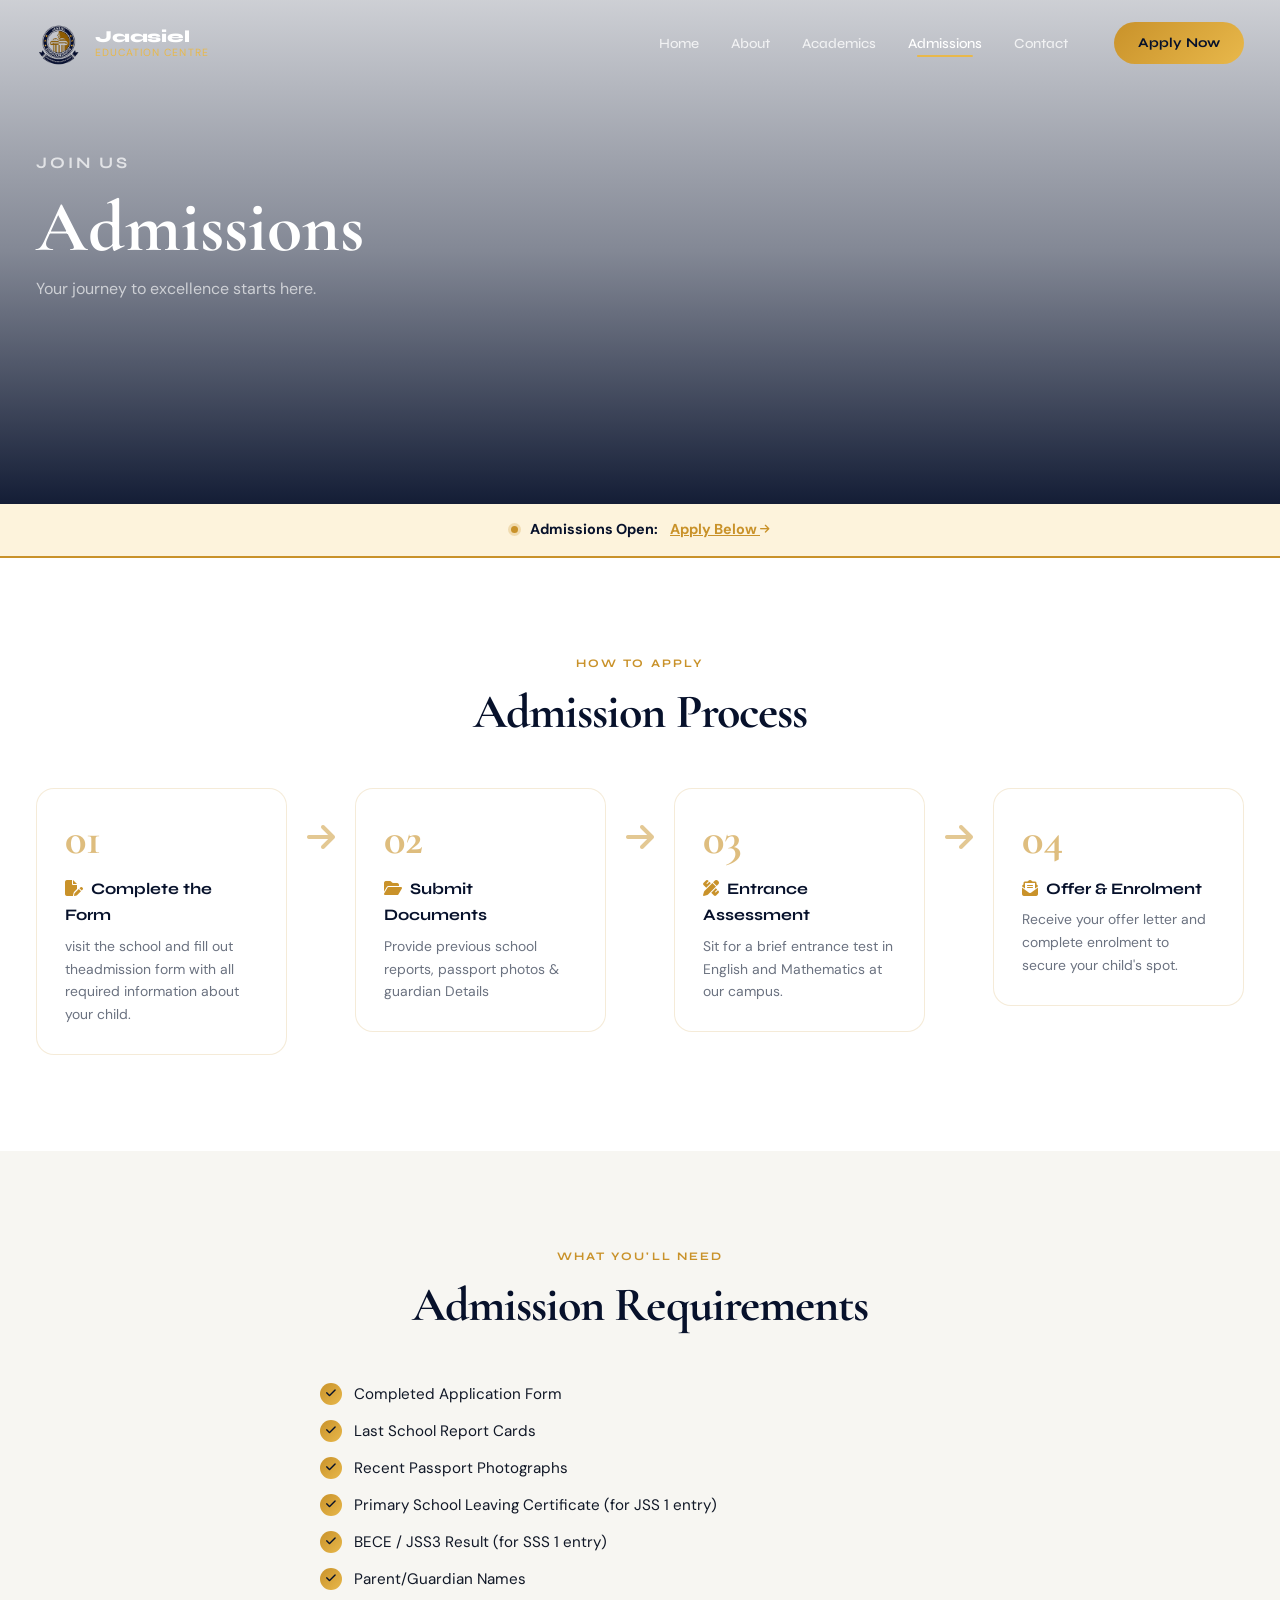
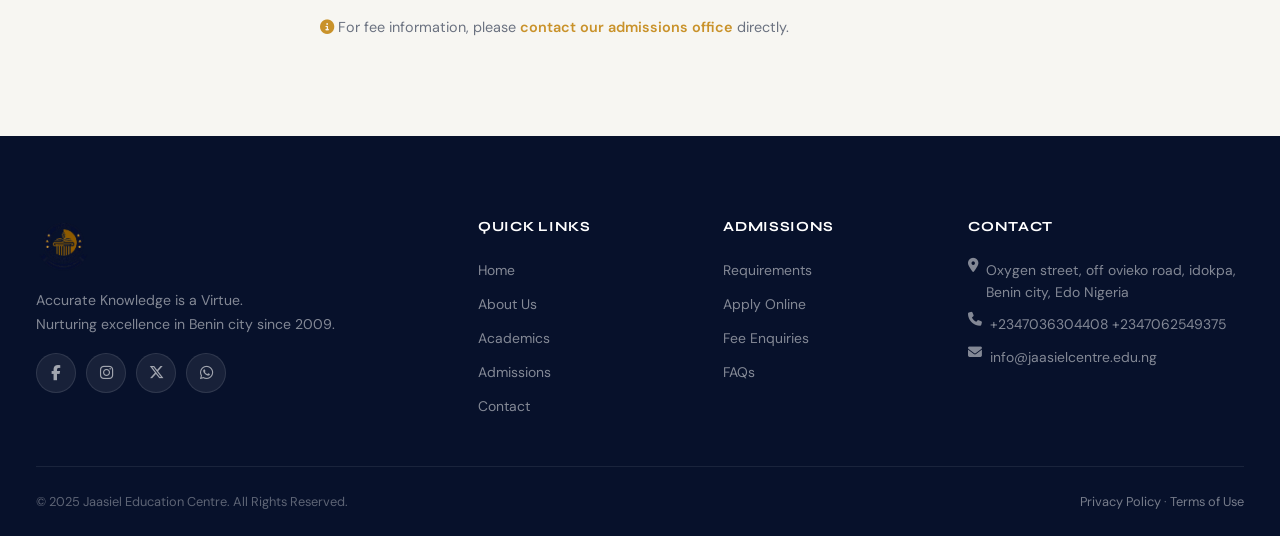
<file: admissions.html>
<!DOCTYPE html>
<html lang="en">
<head>
  <meta charset="UTF-8" />
  <meta name="viewport" content="width=device-width, initial-scale=1.0"/>
  <title>Admissions | Jaasiel Education Centre</title>
  <link rel="icon" href="assets/logo.png" type="image/png"/>
  <link rel="preconnect" href="https://fonts.googleapis.com"/>
  <link rel="preconnect" href="https://fonts.gstatic.com" crossorigin/>
  <link href="https://fonts.googleapis.com/css2?family=Cormorant+Garamond:ital,wght@0,600;0,700;1,600;1,700&family=Syne:wght@400;500;600;700;800&family=DM+Sans:ital,wght@0,300;0,400;0,500;0,600;1,400&display=swap" rel="stylesheet"/>
  <link rel="stylesheet" href="https://cdnjs.cloudflare.com/ajax/libs/font-awesome/6.5.0/css/all.min.css"/>
  <link rel="stylesheet" href="style.css"/>
  <style>:root{--font-display:'Syne',sans-serif;--font-body:'DM Sans',sans-serif;--font-serif:'Cormorant Garamond',serif;}</style>
</head>
<body>
  <nav class="navbar" id="navbar">
    <div class="nav-container">
      <a href="index.html" class="nav-brand">
        <img src="assets/logo.png" alt="Jaasiel Logo" class="nav-logo"/>
        <div class="nav-brand-text"><span class="nav-name">Jaasiel</span><span class="nav-sub">Education Centre</span></div>
      </a>
      <ul class="nav-links" id="navLinks">
        <li><a href="index.html">Home</a></li>
        <li><a href="about.html">About</a></li>
        <li><a href="academics.html">Academics</a></li>
        <li><a href="admissions.html" class="active">Admissions</a></li>
        <!-- <li><a href="login.html">Login</a></li> -->
        <li><a href="contact.html">Contact</a></li>
      </ul>
      <a href="admissions.html" class="btn-nav">Apply Now</a>
      <button class="hamburger" id="hamburger"><span></span><span></span><span></span></button>
    </div>
  </nav>

  <section class="page-hero">
    <div class="page-hero-bg" style="background-image:url('https://images.unsplash.com/photo-1529390079861-591de354faf5?w=1600&q=85')"></div>
    <div class="page-hero-overlay"></div>
    <div class="page-hero-content">
      <p class="section-eyebrow light">Join Us</p>
      <h1>Admissions</h1>
      <p>Your journey to excellence starts here.</p>
    </div>
  </section>

  <!-- NOTICE BAR -->
  <div class="notice-bar">
    <span class="badge-dot pulse" style="background:var(--gold);flex-shrink:0"></span>
    <strong>Admissions Open:</strong><a href="#apply-form">Apply Below <i class="fa-solid fa-arrow-right fa-xs"></i></a>
  </div>

  <!-- PROCESS -->
  <section class="section">
    <div class="container">
      <p class="section-eyebrow center">How to Apply</p>
      <h2 class="section-title center">Admission Process</h2>
      <div class="process-steps">
        <div class="step">
          <div class="step-num">01</div>
          <div class="step-body">
            <h4><i class="fa-solid fa-file-pen" style="color:var(--gold);margin-right:8px"></i>Complete the Form</h4>
            <p>visit the school and fill out theadmission form with all required information about your child.</p>
          </div>
        </div>
        <div class="step-arrow"><i class="fa-solid fa-arrow-right"></i></div>
        <div class="step">
          <div class="step-num">02</div>
          <div class="step-body">
            <h4><i class="fa-solid fa-folder-open" style="color:var(--gold);margin-right:8px"></i>Submit Documents</h4>
            <p>Provide previous school reports, passport photos &amp; guardian Details</p>
          </div>
        </div>
        <div class="step-arrow"><i class="fa-solid fa-arrow-right"></i></div>
        <div class="step">
          <div class="step-num">03</div>
          <div class="step-body">
            <h4><i class="fa-solid fa-pen-ruler" style="color:var(--gold);margin-right:8px"></i>Entrance Assessment</h4>
            <p>Sit for a brief entrance test in English and Mathematics at our campus.</p>
          </div>
        </div>
        <div class="step-arrow"><i class="fa-solid fa-arrow-right"></i></div>
        <div class="step">
          <div class="step-num">04</div>
          <div class="step-body">
            <h4><i class="fa-solid fa-envelope-open-text" style="color:var(--gold);margin-right:8px"></i>Offer &amp; Enrolment</h4>
            <p>Receive your offer letter and complete enrolment to secure your child's spot.</p>
          </div>
        </div>
      </div>
    </div>
  </section>

  <!-- REQUIREMENTS ONLY -->
  <section class="section alt-bg">
    <div class="container">
      <p class="section-eyebrow center">What You'll Need</p>
      <h2 class="section-title center">Admission Requirements</h2>
      <div class="requirements-full">
        <ul class="check-list">
          <li><span class="chk"><i class="fa-solid fa-check"></i></span> Completed Application Form</li>
          <li><span class="chk"><i class="fa-solid fa-check"></i></span> Last School Report Cards</li>
          <li><span class="chk"><i class="fa-solid fa-check"></i></span>  Recent Passport Photographs</li>
          <li><span class="chk"><i class="fa-solid fa-check"></i></span> Primary School Leaving Certificate (for JSS 1 entry)</li>
          <li><span class="chk"><i class="fa-solid fa-check"></i></span> BECE / JSS3 Result (for SSS 1 entry)</li>
          <li><span class="chk"><i class="fa-solid fa-check"></i></span> Parent/Guardian Names</li>
        </ul>
        <p style="margin-top:24px;font-size:0.9rem;color:var(--text-muted)"><i class="fa-solid fa-circle-info" style="color:var(--gold)"></i> For fee information, please <a href="contact.html" style="color:var(--gold);font-weight:600">contact our admissions office</a> directly.</p>
      </div>
    </div>
  </section>

  <!-- APPLICATION FORM -->
  <!-- <section class="section" id="apply-form">
    <div class="container">
      <p class="section-eyebrow center">Ready?</p>
      <h2 class="section-title center">Apply Online</h2>
      <div class="form-wrap">
        <form class="app-form" onsubmit="handleSubmit(event)">
          <div class="form-row">
            <div class="form-group">
              <label>Student's First Name *</label>
              <input type="text" placeholder="First Name" required/>
            </div>
            <div class="form-group">
              <label>Student's Last Name *</label>
              <input type="text" placeholder="Last Name" required/>
            </div>
          </div>
          <div class="form-row">
            <div class="form-group">
              <label>Date of Birth *</label>
              <input type="date" required/>
            </div>
            <div class="form-group">
              <label>Gender *</label>
              <select required>
                <option value="">Select Gender</option>
                <option>Male</option>
                <option>Female</option>
              </select>
            </div>
          </div>
          <div class="form-row">
            <div class="form-group">
              <label>Level Applying For *</label>
              <select required>
                <option value="">Select Level</option>
                <option>JSS 1</option><option>JSS 2</option><option>JSS 3</option>
                <option>SSS 1</option><option>SSS 2</option><option>SSS 3</option>
              </select>
            </div>
            <div class="form-group">
              <label>Previous School *</label>
              <input type="text" placeholder="Previous School Name" required/>
            </div>
          </div>
          <div class="form-row">
            <div class="form-group">
              <label>Parent/Guardian Name *</label>
              <input type="text" placeholder="Full Name" required/>
            </div>
            <div class="form-group">
              <label>Phone Number *</label>
              <input type="tel" placeholder="+234 800 000 0000" required/>
            </div>
          </div>
          <div class="form-group full">
            <label>Email Address *</label>
            <input type="email" placeholder="parent@example.com" required/>
          </div>
          <div class="form-group full">
            <label>Additional Message</label>
            <textarea rows="4" placeholder="Any questions or special information…"></textarea>
          </div>
          <button type="submit" class="btn-primary full-btn"><i class="fa-solid fa-paper-plane"></i> Submit Application</button>
        </form>
        <div class="form-success" id="formSuccess" style="display:none">
          <div class="success-icon"><i class="fa-solid fa-circle-check" style="color:var(--gold);font-size:3.5rem"></i></div>
          <h3>Application Submitted!</h3>
          <p>Thank you! We'll review your application and contact you within 3 working days.</p>
        </div>
      </div>
    </div>
  </section> -->

  <footer class="footer">
    <div class="container">
      <div class="footer-grid">
        <div class="footer-brand">
          <img src="assets/logo.png" alt="Logo" class="footer-logo"/>
          <p>Accurate Knowledge is a Virtue.<br/>Nurturing excellence in Benin city since 2009.</p>
          <div class="social-links">
            <a href="#"><i class="fa-brands fa-facebook-f"></i></a>
            <a href="#"><i class="fa-brands fa-instagram"></i></a>
            <a href="#"><i class="fa-brands fa-x-twitter"></i></a>
            <a href="#"><i class="fa-brands fa-whatsapp"></i></a>
          </div>
        </div>
        <div class="footer-col"><h4>Quick Links</h4><ul>
          <li><a href="index.html">Home</a></li><li><a href="about.html">About Us</a></li>
          <li><a href="academics.html">Academics</a></li><li><a href="admissions.html">Admissions</a></li>
          <li><a href="contact.html">Contact</a></li>
        </ul></div>
        <div class="footer-col"><h4>Admissions</h4><ul>
          <li><a href="#">Requirements</a></li>
          <li><a href="#apply-form">Apply Online</a></li>
          <li><a href="contact.html">Fee Enquiries</a></li>
          <li><a href="contact.html">FAQs</a></li>
        </ul></div>
        <div class="footer-col"><h4>Contact</h4><address>
          <p><i class="fa-solid fa-location-dot"></i> Oxygen street, off ovieko road, idokpa, Benin city, Edo Nigeria</p>
          <p><i class="fa-solid fa-phone"></i>  +2347036304408 +2347062549375</p>
          <p><i class="fa-solid fa-envelope"></i> info@jaasielcentre.edu.ng</p>
        </address></div>
      </div>
      <div class="footer-bottom">
        <p>© 2025 Jaasiel Education Centre. All Rights Reserved.</p>
        <p><a href="#">Privacy Policy</a> · <a href="#">Terms of Use</a></p>
      </div>
    </div>
  </footer>
  <script src="assets/main.js"></script>
  <script>
    function handleSubmit(e){
      e.preventDefault();
      document.querySelector('.app-form').style.display='none';
      document.getElementById('formSuccess').style.display='flex';
    }
  </script>
</body>
</html>
</file>
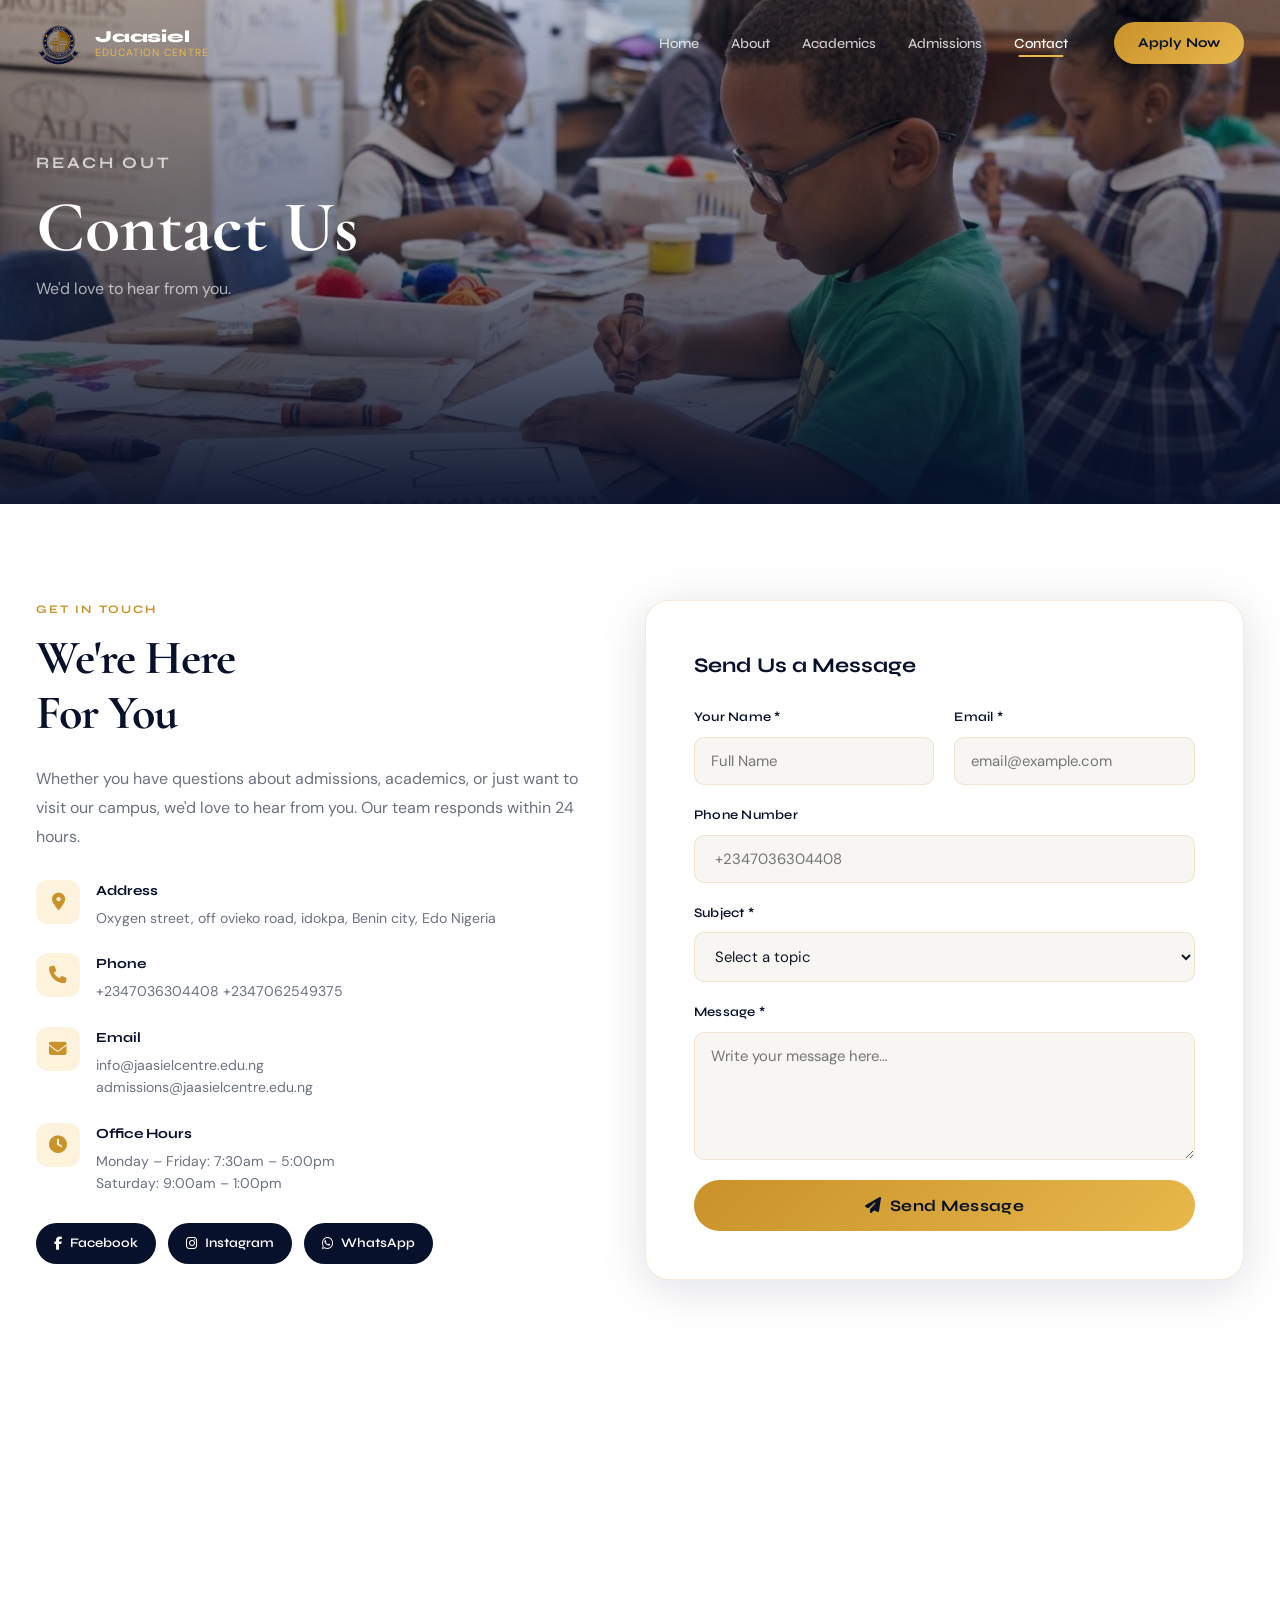
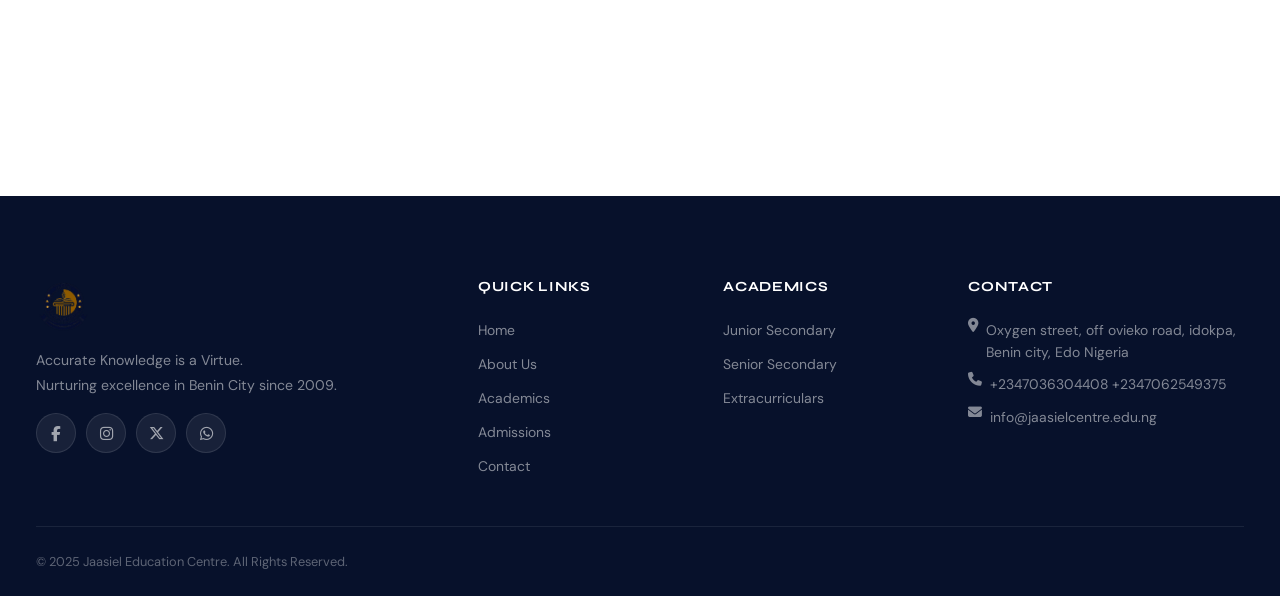
<file: contact.html>
<!DOCTYPE html>
<html lang="en">
<head>
  <meta charset="UTF-8" />
  <meta name="viewport" content="width=device-width, initial-scale=1.0"/>
  <title>Contact Us | Jaasiel Education Centre</title>
  <link rel="icon" href="assets/logo.png" type="image/png"/>
  <link rel="preconnect" href="https://fonts.googleapis.com"/>
  <link rel="preconnect" href="https://fonts.gstatic.com" crossorigin/>
  <link href="https://fonts.googleapis.com/css2?family=Cormorant+Garamond:ital,wght@0,600;0,700;1,600;1,700&family=Syne:wght@400;500;600;700;800&family=DM+Sans:ital,wght@0,300;0,400;0,500;0,600;1,400&display=swap" rel="stylesheet"/>
  <link rel="stylesheet" href="https://cdnjs.cloudflare.com/ajax/libs/font-awesome/6.5.0/css/all.min.css"/>
  <link rel="stylesheet" href="style.css"/>
  <style>:root{--font-display:'Syne',sans-serif;--font-body:'DM Sans',sans-serif;--font-serif:'Cormorant Garamond',serif;}</style>
</head>
<body>
  <nav class="navbar" id="navbar">
    <div class="nav-container">
      <a href="index.html" class="nav-brand">
        <img src="assets/logo.png" alt="Jaasiel Logo" class="nav-logo"/>
        <div class="nav-brand-text"><span class="nav-name">Jaasiel</span><span class="nav-sub">Education Centre</span></div>
      </a>
      <ul class="nav-links" id="navLinks">
        <li><a href="index.html">Home</a></li>
        <li><a href="about.html">About</a></li>
        <li><a href="academics.html">Academics</a></li>
        <li><a href="admissions.html">Admissions</a></li>
        <!-- <li><a href="gallery.html">Gallery</a></li> -->
        <li><a href="contact.html" class="active">Contact</a></li>
      </ul>
      <a href="admissions.html" class="btn-nav">Apply Now</a>
      <button class="hamburger" id="hamburger"><span></span><span></span><span></span></button>
    </div>
  </nav>

  <section class="page-hero">
    <div class="page-hero-bg" style="background-image:url('assets/kidsnurs.png')"></div>
    <div class="page-hero-overlay"></div>
    <div class="page-hero-content">
      <p class="section-eyebrow light">Reach Out</p>
      <h1>Contact Us</h1>
      <p>We'd love to hear from you.</p>
    </div>
  </section>

  <section class="section">
    <div class="container">
      <div class="contact-layout">
        <div class="contact-info">
          <p class="section-eyebrow">Get in Touch</p>
          <h2 class="section-title">We're Here<br/>For You</h2>
          <p class="body-text">Whether you have questions about admissions, academics, or just want to visit our campus, we'd love to hear from you. Our team responds within 24 hours.</p>
          <div class="contact-items">
            <div class="contact-item">
              <div class="contact-icon"><i class="fa-solid fa-location-dot"></i></div>
              <div>
                <strong>Address</strong>
                <p>Oxygen street, off ovieko road, idokpa, Benin city, Edo Nigeria</p>
              </div>
            </div>
            <div class="contact-item">
              <div class="contact-icon"><i class="fa-solid fa-phone"></i></div>
              <div>
                <strong>Phone</strong>
                <p> +2347036304408 +2347062549375</p>
              </div>
            </div>
            <div class="contact-item">
              <div class="contact-icon"><i class="fa-solid fa-envelope"></i></div>
              <div>
                <strong>Email</strong>
                <p>info@jaasielcentre.edu.ng<br/>admissions@jaasielcentre.edu.ng</p>
              </div>
            </div>
            <div class="contact-item">
              <div class="contact-icon"><i class="fa-solid fa-clock"></i></div>
              <div>
                <strong>Office Hours</strong>
                <p>Monday – Friday: 7:30am – 5:00pm<br/>Saturday: 9:00am – 1:00pm</p>
              </div>
            </div>
          </div>
          <div class="social-links-big">
            <a href="#" class="social-btn"><i class="fa-brands fa-facebook-f"></i> Facebook</a>
            <a href="#" class="social-btn"><i class="fa-brands fa-instagram"></i> Instagram</a>
            <a href="#" class="social-btn"><i class="fa-brands fa-whatsapp"></i> WhatsApp</a>
          </div>
        </div>

        <div class="contact-form-col">
          <div class="form-wrap">
            <h3>Send Us a Message</h3>
            <form class="app-form" onsubmit="handleContact(event)">
              <div class="form-row">
                <div class="form-group">
                  <label>Your Name *</label>
                  <input type="text" placeholder="Full Name" required/>
                </div>
                <div class="form-group">
                  <label>Email *</label>
                  <input type="email" placeholder="email@example.com" required/>
                </div>
              </div>
              <div class="form-group full">
                <label>Phone Number</label>
                <input type="tel" placeholder=" +2347036304408"/>
              </div>
              <div class="form-group full">
                <label>Subject *</label>
                <select required>
                  <option value="">Select a topic</option>
                  <option>Admissions Inquiry</option>
                  <option>Fee Information</option>
                  <option>Campus Visit / Tour</option>
                  <option>Academic Information</option>
                  <option>Other</option>
                </select>
              </div>
              <div class="form-group full">
                <label>Message *</label>
                <textarea rows="5" placeholder="Write your message here…" required></textarea>
              </div>
              <button type="submit" class="btn-primary full-btn"><i class="fa-solid fa-paper-plane"></i> Send Message</button>
            </form>
            <div class="form-success" id="contactSuccess" style="display:none">
              <div class="success-icon"><i class="fa-solid fa-circle-check" style="color:var(--gold);font-size:3.5rem"></i></div>
              <h3>Message Sent!</h3>
              <p>Thank you for reaching out. We'll get back to you within 24 hours.</p>
            </div>
          </div>
        </div>
      </div>
    </div>
  </section>

  <section class="map-section">
    <iframe src="https://www.google.com/maps?q=Benin%20City,%20Edo%20State,%20Nigeria&output=embed"
      width="100%" height="420" style="border:0;" allowfullscreen="" loading="lazy" title="Jaasiel Location"></iframe>
  </section>

  <footer class="footer">
    <div class="container">
      <div class="footer-grid">
        <div class="footer-brand">
          <img src="assets/logo.png" alt="Logo" class="footer-logo"/>
          <p>Accurate Knowledge is a Virtue.<br/>Nurturing excellence in Benin City since 2009.</p>
          <div class="social-links">
            <a href="#"><i class="fa-brands fa-facebook-f"></i></a>
            <a href="#"><i class="fa-brands fa-instagram"></i></a>
            <a href="#"><i class="fa-brands fa-x-twitter"></i></a>
            <a href="#"><i class="fa-brands fa-whatsapp"></i></a>
          </div>
        </div>
        <div class="footer-col"><h4>Quick Links</h4><ul>
          <li><a href="index.html">Home</a></li><li><a href="about.html">About Us</a></li>
          <li><a href="academics.html">Academics</a></li><li><a href="admissions.html">Admissions</a></li>
       <li><a href="contact.html">Contact</a></li>
        </ul></div>
        <div class="footer-col"><h4>Academics</h4><ul>
          <li><a href="academics.html">Junior Secondary</a></li>
          <li><a href="academics.html">Senior Secondary</a></li>
          <li><a href="academics.html">Extracurriculars</a></li>
        </ul></div>
        <div class="footer-col"><h4>Contact</h4><address>
          <p><i class="fa-solid fa-location-dot"></i> Oxygen street, off ovieko road, idokpa, Benin city, Edo Nigeria</p>
          <p><i class="fa-solid fa-phone"></i> +2347036304408 +2347062549375</p>
          <p><i class="fa-solid fa-envelope"></i> info@jaasielcentre.edu.ng</p>
        </address></div>
      </div>
      <div class="footer-bottom">
        <p>© 2025 Jaasiel Education Centre. All Rights Reserved.</p>
      </div>
    </div>
  </footer>
  <script src="assets/main.js"></script>
  <script>
    function handleContact(e){
      e.preventDefault();
      document.querySelector('.app-form').style.display='none';
      document.getElementById('contactSuccess').style.display='flex';
    }
  </script>
</body>
</html>
</file>
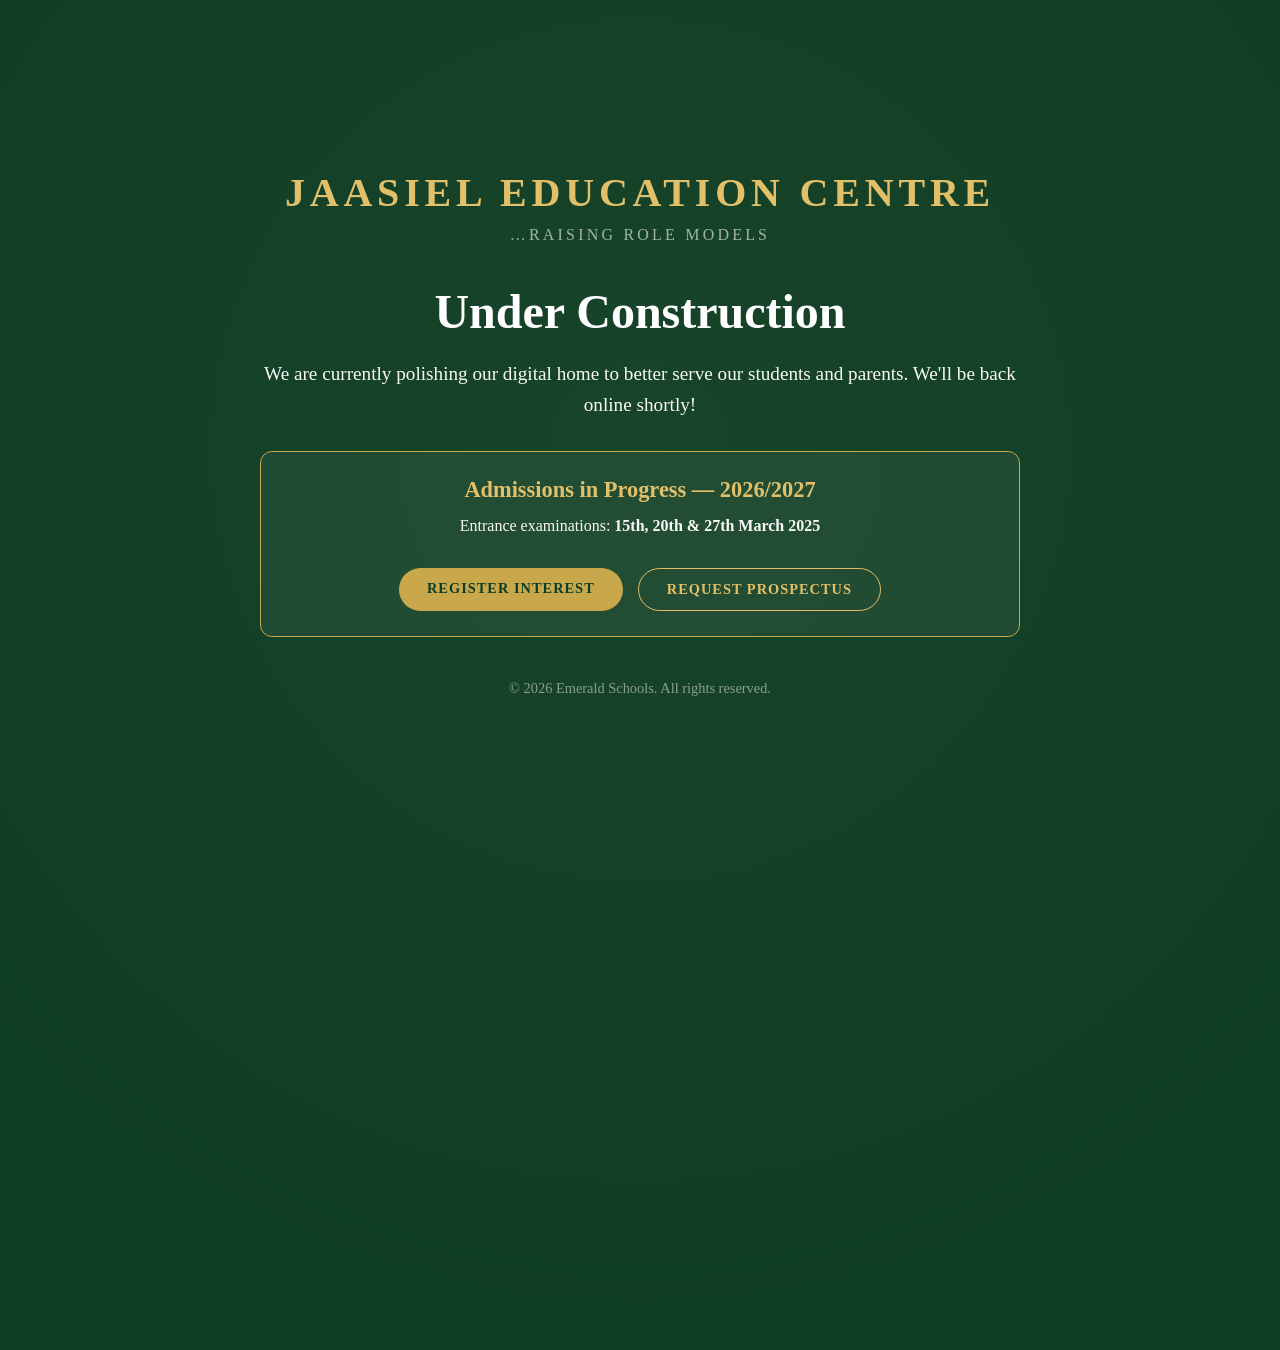
<file: login.html>
<!DOCTYPE html>
<html lang="en">
<head>
    <meta charset="UTF-8">
    <meta name="viewport" content="width=device-width, initial-scale=1.0">
    <title>Under Construction | Emerald Schools</title>
    <style>
        /* Color Palette from Source */
        :root {
            --emerald-dark: #0d3d25; /* [cite: 1, 5] */
            --gold-light: #e2c06a;   /* [cite: 7, 19] */
            --gold-deep: #c9a84c;    /* [cite: 9] */
            --white-soft: #f9f9f9;
        }

        * {
            margin: 0;
            padding: 0;
            box-sizing: border-box;
            font-family: 'Georgia', serif; /* Matching preloader style [cite: 7] */
        }

        body {
            background-color: var(--emerald-dark);
            color: white;
            display: flex;
            justify-content: center;
            align-items: center;
            min-height: 100vh;
            text-align: center;
            overflow: hidden;
        }

        /* Background Decoration */
        body::before {
            content: "";
            position: absolute;
            width: 200%;
            height: 200%;
            background: radial-gradient(circle, rgba(226, 192, 106, 0.05) 0%, transparent 70%);
            z-index: -1;
        }

        .container {
            padding: 20px;
            max-width: 800px;
            animation: fadeIn 1.2s ease-out;
        }

        .logo {
            font-size: 2.5rem;
            font-weight: 700;
            color: var(--gold-light);
            letter-spacing: .12em;
            text-transform: uppercase;
            margin-bottom: 10px;
        }

        .tagline {
            font-size: 1rem;
            color: rgba(255, 255, 255, 0.6);
            letter-spacing: .2em;
            text-transform: uppercase;
            margin-bottom: 40px;
        }

        h1 {
            font-size: 3rem;
            margin-bottom: 20px;
            color: white;
        }

        p {
            font-size: 1.2rem;
            line-height: 1.6;
            margin-bottom: 30px;
            color: var(--white-soft);
        }

        /* Admissions Band Style [cite: 18] */
        .info-box {
            background: rgba(255, 255, 255, 0.05);
            border: 1px solid var(--gold-deep);
            padding: 25px;
            border-radius: 12px;
            margin-bottom: 40px;
        }

        .info-box h2 {
            color: var(--gold-light);
            font-size: 1.4rem;
            margin-bottom: 10px;
        }

        .cta-group {
            display: flex;
            gap: 15px;
            justify-content: center;
            flex-wrap: wrap;
        }

        .btn {
            padding: 12px 28px;
            border-radius: 30px;
            text-decoration: none;
            font-weight: bold;
            transition: 0.3s;
            font-size: 0.9rem;
            text-transform: uppercase;
            letter-spacing: 1px;
        }

        .btn-gold {
            background: var(--gold-deep);
            color: var(--emerald-dark);
        }

        .btn-gold:hover {
            background: var(--gold-light);
            transform: translateY(-3px);
        }

        .btn-outline {
            border: 1px solid var(--gold-light);
            color: var(--gold-light);
        }

        .btn-outline:hover {
            background: rgba(226, 192, 106, 0.1);
        }

        @keyframes fadeIn {
            from { opacity: 0; transform: translateY(20px); }
            to { opacity: 1; transform: translateY(0); }
        }

        @media (max-width: 600px) {
            h1 { font-size: 2rem; }
            .logo { font-size: 1.8rem; }
        }
    </style>
</head>
<body>

    <div class="container">
        <div class="logo">Jaasiel Education Centre</div>
        <div class="tagline">…raising role models</div>

        <h1>Under Construction</h1>
        <p>We are currently polishing our digital home to better serve our students and parents. We'll be back online shortly!</p>

        <div class="info-box">
            <h2>Admissions in Progress — 2026/2027</h2>
            <p style="font-size: 1rem;">Entrance examinations: <strong>15th, 20th & 27th March 2025</strong></p>
            
            <div class="cta-group">
                <a href="mailto:admissions@jaasiel.edu.ng" class="btn btn-gold">Register Interest</a>
                <a href="#" class="btn btn-outline">Request Prospectus</a>
            </div>
        </div>

        <p style="font-size: 0.9rem; opacity: 0.5;">
            &copy; 2026 Emerald Schools. All rights reserved.
        </p>
    </div>

</body>
</html>
</file>
<file: style.css>
/* ============================================================
   JAASIEL EDUCATION CENTRE – MAIN STYLESHEET v2
   Premium · Navy & Gold · Elevated
   ============================================================ */

/* ---------- DESIGN TOKENS ---------- */
:root {
  --navy:        #07112b;
  --navy-light:  #0e1f47;
  --navy-mid:    #162d65;
  --gold:        #c9922a;
  --gold-light:  #e8b84b;
  --gold-pale:   #fdf3dc;
  --green:       #006b35; /* Nigerian flag accent */
  --white:       #ffffff;
  --off-white:   #f7f6f2;
  --text:        #111827;
  --text-muted:  #6b7280;
  --border:      rgba(201,146,42,0.18);
  --radius:      18px;
  --radius-sm:   10px;
  --shadow:      0 8px 48px rgba(7,17,43,0.13);
  --shadow-gold: 0 8px 40px rgba(201,146,42,0.22);
  --transition:  0.35s cubic-bezier(0.4,0,0.2,1);
  --font-display:'Cabinet Grotesk', 'Syne', sans-serif;
  --font-body:   'Satoshi', 'DM Sans', sans-serif;
  --font-serif:  'Cormorant Garamond', 'Playfair Display', serif;
}

/* ---------- RESET ---------- */
*, *::before, *::after { box-sizing: border-box; margin: 0; padding: 0; }
html { scroll-behavior: smooth; }
body {
  font-family: var(--font-body);
  background: var(--white);
  color: var(--text);
  line-height: 1.65;
  overflow-x: hidden;
}
img { max-width: 100%; display: block; }
a { text-decoration: none; color: inherit; }
ul { list-style: none; }
address { font-style: normal; }

/* ---------- LOADER ---------- */
.loader {
  position: fixed; inset: 0; background: var(--navy);
  display: flex; align-items: center; justify-content: center;
  z-index: 9999; transition: opacity 0.7s, visibility 0.7s;
}
.loader.hidden { opacity: 0; visibility: hidden; pointer-events: none; }
.loader-inner { text-align: center; display: flex; flex-direction: column; align-items: center; gap: 22px; }
.loader-logo { width: 88px; height: 88px; object-fit: contain; animation: logoPulse 1.5s ease-in-out infinite; }
@keyframes logoPulse { 0%,100%{transform:scale(1);filter:drop-shadow(0 0 12px #c9922a70)} 50%{transform:scale(1.08);filter:drop-shadow(0 0 28px #c9922acc)} }
.loader-bar { width: 200px; height: 3px; background: rgba(255,255,255,0.12); border-radius: 99px; overflow: hidden; }
.loader-fill { height: 100%; width: 0; background: linear-gradient(90deg,var(--gold),var(--gold-light)); border-radius: 99px; animation: loadFill 1.8s ease forwards; }
@keyframes loadFill { to { width: 100%; } }
.loader-text { color: rgba(255,255,255,0.5); font-family: var(--font-display); font-size: 0.82rem; letter-spacing: 0.15em; text-transform: uppercase; }

/* ---------- NAVBAR ---------- */
.navbar {
  position: fixed; top: 0; left: 0; right: 0; z-index: 1000;
  padding: 20px 0;
  transition: background var(--transition), padding var(--transition), box-shadow var(--transition);
}
.navbar.scrolled {
  background: rgba(7,17,43,0.97);
  backdrop-filter: blur(24px);
  padding: 12px 0;
  box-shadow: 0 2px 32px rgba(0,0,0,0.3);
}
.nav-container {
  max-width: 1300px; margin: auto; padding: 0 36px;
  display: flex; align-items: center; gap: 32px;
}
.nav-brand { display: flex; align-items: center; gap: 13px; }
.nav-logo { width: 46px; height: 46px; object-fit: contain; }
.nav-brand-text { display: flex; flex-direction: column; line-height: 1.15; }
.nav-name { font-family: var(--font-display); font-weight: 800; font-size: 1.05rem; color: var(--white); letter-spacing: -0.01em; }
.nav-sub { font-size: 0.65rem; color: var(--gold-light); letter-spacing: 0.1em; text-transform: uppercase; }
.nav-links { display: flex; align-items: center; gap: 4px; margin-left: auto; }
.nav-links a {
  color: rgba(255,255,255,0.78); font-family: var(--font-display); font-size: 0.875rem;
  font-weight: 500; padding: 8px 14px; border-radius: 8px;
  transition: color var(--transition), background var(--transition);
  position: relative;
}
.nav-links a::after {
  content: ''; position: absolute; bottom: 3px; left: 50%; transform: translateX(-50%);
  width: 0; height: 2px; background: var(--gold-light); border-radius: 2px;
  transition: width var(--transition);
}
.nav-links a:hover, .nav-links a.active { color: var(--white); }
.nav-links a:hover::after, .nav-links a.active::after { width: 55%; }
.btn-nav {
  background: linear-gradient(135deg,var(--gold),var(--gold-light));
  color: var(--navy); font-family: var(--font-display);
  font-weight: 700; font-size: 0.84rem; padding: 10px 24px;
  border-radius: 99px; transition: transform var(--transition), box-shadow var(--transition);
  white-space: nowrap; letter-spacing: 0.01em;
}
.btn-nav:hover { transform: translateY(-2px); box-shadow: 0 8px 24px rgba(201,146,42,0.45); }
.hamburger {
  display: none; flex-direction: column; gap: 5px;
  background: none; border: none; cursor: pointer; padding: 4px; margin-left: auto;
}
.hamburger span { display: block; width: 24px; height: 2px; background: var(--white); border-radius: 2px; transition: var(--transition); }
.hamburger.open span:nth-child(1) { transform: rotate(45deg) translate(5px,5px); }
.hamburger.open span:nth-child(2) { opacity: 0; }
.hamburger.open span:nth-child(3) { transform: rotate(-45deg) translate(5px,-5px); }

/* ---------- HERO ---------- */
.hero {
  min-height: 100vh; display: flex; align-items: center;
  position: relative; overflow: hidden; background: var(--navy);
}
.hero-bg { position: absolute; inset: 0; }
.hero-photo {
  position: absolute; inset: 0;
  background-image: url('assets/schooluniform.jpeg');
  background-size: cover; background-position: center 25%;
  opacity: 0.22;
}
.hero-overlay {
  position: absolute; inset: 0;
  background: linear-gradient(120deg, rgba(7,17,43,0.97) 0%, rgba(7,17,43,0.75) 50%, rgba(7,17,43,0.45) 100%);
}
.hero-grid {
  position: absolute; inset: 0;
  background-image:
    linear-gradient(rgba(201,146,42,0.05) 1px, transparent 1px),
    linear-gradient(90deg, rgba(201,146,42,0.05) 1px, transparent 1px);
  background-size: 70px 70px;
}
.hero-bg::before {
  content:''; position:absolute; width:700px; height:700px; border-radius:50%;
  background:radial-gradient(circle, rgba(201,146,42,0.12) 0%, transparent 65%);
  top:-150px; right:-100px; pointer-events:none;
}
.hero-bg::after {
  content:''; position:absolute; width:500px; height:500px; border-radius:50%;
  background:radial-gradient(circle, rgba(0,107,53,0.1) 0%, transparent 65%);
  bottom:0; left:-80px; pointer-events:none;
}
.hero-content {
  position: relative; z-index: 2;
  max-width: 1300px; margin: auto; padding: 130px 36px 90px;
  display: flex; flex-direction: column; align-items: flex-start; gap: 30px;
  max-width: 800px;
}
.hero-badge {
  display: inline-flex; align-items: center; gap: 9px;
  background: rgba(201,146,42,0.1); border: 1px solid rgba(201,146,42,0.32);
  color: var(--gold-light); font-size: 0.78rem; font-family: var(--font-display);
  padding: 8px 18px; border-radius: 99px; letter-spacing: 0.05em;
  animation: fadeDown 0.8s ease both;
}
.badge-dot {
  width: 7px; height: 7px; border-radius: 50%; background: var(--gold-light);
  box-shadow: 0 0 0 3px rgba(201,146,42,0.25);
  animation: pulse 2s ease infinite;
}
.badge-dot.pulse { animation: pulse 2s ease infinite; }
@keyframes pulse { 0%,100%{box-shadow:0 0 0 3px rgba(201,146,42,0.25)} 50%{box-shadow:0 0 0 7px rgba(201,146,42,0.1)} }
.hero-title {
  font-family: var(--font-serif); font-size: clamp(3.2rem, 7vw, 6rem);
  font-weight: 700; color: var(--white); line-height: 1.06;
  letter-spacing: -0.02em;
  animation: fadeUp 0.9s 0.1s ease both;
}
.highlight { color: var(--gold-light); font-style: italic; }
.highlight-gold {
  color: transparent;
  background: linear-gradient(135deg, var(--gold-light), var(--gold));
  -webkit-background-clip: text; background-clip: text;
  font-style: italic;
}
.hero-sub {
  font-size: 1.08rem; color: rgba(255,255,255,0.7); max-width: 540px; line-height: 1.75;
  animation: fadeUp 0.9s 0.2s ease both;
}
.hero-cta {
  display: flex; gap: 16px; flex-wrap: wrap;
  animation: fadeUp 0.9s 0.3s ease both;
}
.hero-stats {
  display: flex; align-items: center; gap: 32px;
  padding-top: 12px; animation: fadeUp 0.9s 0.4s ease both;
}
.stat { display: flex; flex-direction: column; gap: 2px; }
.stat-num { font-family: var(--font-display); font-size: 1.6rem; font-weight: 800; color: var(--gold-light); line-height: 1; min-width: 4ch; display: inline-block; }
.stat-label { font-size: 0.75rem; color: rgba(255,255,255,0.5); letter-spacing: 0.05em; text-transform: uppercase; }
.stat-div { width: 1px; height: 36px; background: rgba(255,255,255,0.18); }
.hero-scroll-hint {
  position: absolute; bottom: 36px; right: 48px; z-index: 2;
  display: flex; flex-direction: column; align-items: center; gap: 10px;
  color: rgba(255,255,255,0.4); font-size: 0.7rem; letter-spacing: 0.12em; text-transform: uppercase;
  font-family: var(--font-display);
}
.scroll-line { width: 1px; height: 60px; background: linear-gradient(to bottom,rgba(201,146,42,0.6),transparent); }

/* ---------- HERO IMAGE (right panel for desktop) ---------- */
.hero-image-panel {
  position: absolute; right: 0; top: 0; bottom: 0;
  width: 48%; overflow: hidden; z-index: 1;
}
.hero-image-panel img {
  width: 100%; height: 100%; object-fit: cover; object-position: center top;
  opacity: 0.85;
}
.hero-image-panel::before {
  content:''; position:absolute; inset:0; z-index:2;
  background: linear-gradient(to right, var(--navy) 0%, rgba(7,17,43,0.1) 40%, transparent 100%);
}

/* ---------- TICKER ---------- */
.ticker-wrap {
  background: linear-gradient(90deg,var(--navy),var(--navy-mid),var(--navy));
  overflow: hidden; padding: 14px 0;
  border-top: 1px solid rgba(201,146,42,0.15);
  border-bottom: 1px solid rgba(201,146,42,0.15);
}
.ticker-track {
  display: flex; gap: 0; white-space: nowrap;
  animation: ticker 28s linear infinite;
  font-family: var(--font-display); font-size: 0.82rem; font-weight: 500;
  color: rgba(255,255,255,0.75); letter-spacing: 0.03em;
}
.ticker-track span { color: var(--gold-light); }
.ticker-track b { color: white; }
@keyframes ticker { from{transform:translateX(0)} to{transform:translateX(-50%)} }

/* ---------- SECTIONS ---------- */
.section { padding: 96px 0; }
.section.alt-bg { background: var(--off-white); }
.container { max-width: 1300px; margin: auto; padding: 0 36px; }
.section-eyebrow {
  font-family: var(--font-display); font-size: 0.72rem; font-weight: 700;
  letter-spacing: 0.18em; text-transform: uppercase; color: var(--gold);
  margin-bottom: 12px; display: block;
}
.section-eyebrow.center { text-align: center; }
.section-eyebrow.light { color: rgba(255,255,255,0.7); }
.section-title {
  font-family: var(--font-serif); font-size: clamp(2rem, 4vw, 3rem);
  font-weight: 700; color: var(--navy); line-height: 1.15;
  letter-spacing: -0.02em; margin-bottom: 24px;
}
.section-title.center { text-align: center; }
.body-text { color: var(--text-muted); line-height: 1.8; font-size: 1rem; margin-bottom: 18px; }

/* ---------- BUTTONS ---------- */
.btn-primary {
  display: inline-flex; align-items: center; gap: 9px;
  background: linear-gradient(135deg,var(--gold) 0%,var(--gold-light) 100%);
  color: var(--navy); font-family: var(--font-display); font-weight: 700;
  font-size: 0.9rem; padding: 14px 30px; border-radius: 99px;
  border: none; cursor: pointer;
  transition: transform var(--transition), box-shadow var(--transition);
  letter-spacing: 0.02em;
}
.btn-primary:hover { transform: translateY(-3px); box-shadow: var(--shadow-gold); }
.btn-primary.full-btn { width: 100%; justify-content: center; padding: 16px; font-size: 1rem; }
.btn-ghost {
  display: inline-flex; align-items: center; gap: 9px;
  background: transparent; color: var(--white);
  font-family: var(--font-display); font-weight: 600; font-size: 0.9rem;
  padding: 13px 28px; border-radius: 99px;
  border: 1.5px solid rgba(255,255,255,0.3);
  transition: border-color var(--transition), color var(--transition), background var(--transition);
}
.btn-ghost:hover { border-color: var(--gold-light); color: var(--gold-light); }
.btn-ghost-sm {
  display: inline-flex; align-items: center; gap: 7px;
  font-family: var(--font-display); font-size: 0.82rem; font-weight: 600;
  color: var(--gold); border: 1.5px solid var(--border); padding: 8px 18px; border-radius: 99px;
  transition: background var(--transition), color var(--transition);
}
.btn-ghost-sm:hover { background: var(--gold); color: var(--navy); }

/* ---------- ABOUT SNAP ---------- */
.about-snap-grid {
  display: grid; grid-template-columns: 1fr 1.15fr; gap: 72px; align-items: center;
}
.about-snap-grid.reverse { grid-template-columns: 1.15fr 1fr; }
.about-snap-grid.reverse .about-snap-img-col { order: -1; }
.img-stack { position: relative; }
.img-main {
  width: 100%; height: 460px; object-fit: cover; border-radius: 24px;
  box-shadow: var(--shadow);
}
.img-badge-card {
  position: absolute; bottom: -20px; right: -20px;
  background: var(--gold); color: var(--navy);
  padding: 16px 22px; border-radius: 16px; box-shadow: var(--shadow-gold);
  display: flex; flex-direction: column; gap: 2px; min-width: 130px;
}
.badge-num { font-family: var(--font-display); font-size: 2rem; font-weight: 800; line-height: 1; }
.badge-desc { font-size: 0.75rem; font-weight: 600; opacity: 0.75; letter-spacing: 0.04em; }

/* ---------- CHECK LIST ---------- */
.check-list { display: flex; flex-direction: column; gap: 12px; margin: 20px 0 28px; }
.check-list li { display: flex; align-items: flex-start; gap: 12px; font-size: 0.95rem; color: var(--text); }
.chk {
  width: 22px; height: 22px; border-radius: 50%;
  background: linear-gradient(135deg,var(--gold),var(--gold-light));
  color: var(--navy); font-size: 0.7rem; font-weight: 900;
  display: flex; align-items: center; justify-content: center; flex-shrink: 0; margin-top: 1px;
}

/* ---------- FEATURES GRID ---------- */
.features-grid { display: grid; grid-template-columns: repeat(3,1fr); gap: 24px; margin-top: 48px; }
.feature-card {
  background: var(--white); border: 1.5px solid var(--border); border-radius: 20px;
  padding: 32px 28px; transition: transform var(--transition), box-shadow var(--transition), border-color var(--transition);
}
.feature-card:hover { transform: translateY(-6px); box-shadow: var(--shadow); border-color: var(--gold); }
.feature-card--gold { background: linear-gradient(135deg,var(--navy) 0%,var(--navy-mid) 100%); border-color: transparent; }
.feature-card--gold h3, .feature-card--gold p { color: var(--white); }
.feature-card--gold .feature-icon { background: rgba(201,146,42,0.15); color: var(--gold-light); }
.feature-icon {
  width: 52px; height: 52px; border-radius: 14px;
  background: var(--gold-pale); display: flex; align-items: center; justify-content: center;
  font-size: 1.3rem; color: var(--gold); margin-bottom: 18px;
}
.feature-icon i { font-size: 1.3rem; }
.feature-card h3 { font-family: var(--font-display); font-size: 1.05rem; font-weight: 700; color: var(--navy); margin-bottom: 10px; }
.feature-card p { font-size: 0.9rem; color: var(--text-muted); line-height: 1.7; }

/* ---------- PROGRAMS GRID ---------- */
.programs-grid { display: grid; grid-template-columns: repeat(4,1fr); gap: 20px; margin-top: 48px; }
.program-card {
  background: var(--white); border: 1.5px solid var(--border); border-radius: 20px;
  padding: 30px 24px; display: flex; flex-direction: column; gap: 12px;
  transition: transform var(--transition), box-shadow var(--transition);
  cursor: pointer;
}
.program-card:hover { transform: translateY(-5px); box-shadow: var(--shadow); }
.program-card--highlight {
  background: linear-gradient(150deg,var(--navy) 0%,var(--navy-mid) 100%);
  border-color: transparent;
}
.program-card--highlight h3, .program-card--highlight p, .program-card--highlight .program-num { color: var(--white); }
.program-card--highlight .program-arrow { color: var(--gold-light); }
.program-num { font-family: var(--font-serif); font-size: 2.2rem; font-weight: 700; color: var(--gold); opacity: 0.5; line-height: 1; }
.program-card h3 { font-family: var(--font-display); font-size: 1rem; font-weight: 700; color: var(--navy); }
.program-card p { font-size: 0.87rem; color: var(--text-muted); flex: 1; }
.program-arrow { font-size: 1.1rem; color: var(--gold); font-weight: 700; }

/* ---------- TESTIMONIALS ---------- */
.testi-grid { display: grid; grid-template-columns: repeat(3,1fr); gap: 24px; margin-top: 48px; }
.testi-card {
  background: var(--white); border: 1.5px solid var(--border); border-radius: 20px;
  padding: 32px; display: flex; flex-direction: column; gap: 16px;
  transition: transform var(--transition), box-shadow var(--transition);
}
.testi-card:hover { transform: translateY(-4px); box-shadow: var(--shadow); }
.testi-card--gold { background: linear-gradient(150deg,var(--navy),var(--navy-mid)); border-color: transparent; }
.testi-card--gold p, .testi-card--gold .testi-stars { color: rgba(255,255,255,0.85); }
.testi-card--gold strong { color: white; }
.testi-card--gold small { color: rgba(255,255,255,0.5); }
.testi-stars { color: var(--gold); font-size: 0.85rem; letter-spacing: 2px; }
.testi-card > p { font-size: 0.95rem; color: var(--text); line-height: 1.75; font-style: italic; flex: 1; }
.testi-author { display: flex; align-items: center; gap: 12px; }
.testi-avatar {
  width: 44px; height: 44px; border-radius: 50%;
  background: linear-gradient(135deg,var(--navy),var(--navy-mid));
  color: var(--gold-light); font-family: var(--font-display);
  font-weight: 700; font-size: 0.85rem;
  display: flex; align-items: center; justify-content: center; flex-shrink: 0;
}
.testi-card--gold .testi-avatar { background: rgba(201,146,42,0.2); }
.testi-author strong { font-family: var(--font-display); font-size: 0.9rem; color: var(--navy); display: block; }
.testi-card--gold .testi-author strong { color: white; }
.testi-author small { font-size: 0.78rem; color: var(--text-muted); }

/* ---------- NEWS ---------- */
.news-header-row { display: flex; justify-content: space-between; align-items: center; margin-bottom: 36px; }
.news-grid { display: grid; grid-template-columns: 1fr 1fr; gap: 24px; }
.news-card { border-radius: 20px; overflow: hidden; border: 1.5px solid var(--border); background: var(--white); transition: transform var(--transition), box-shadow var(--transition); }
.news-card:hover { transform: translateY(-5px); box-shadow: var(--shadow); }
.news-card--big { grid-row: span 2; display: flex; flex-direction: column; }
.news-img-wrap { position: relative; overflow: hidden; flex-shrink: 0; }
.news-img-wrap img { width: 100%; height: 260px; object-fit: cover; transition: transform 0.6s ease; }
.news-card:hover .news-img-wrap img { transform: scale(1.04); }
.news-tag {
  position: absolute; top: 16px; left: 16px;
  background: var(--gold); color: var(--navy); font-family: var(--font-display);
  font-size: 0.72rem; font-weight: 700; padding: 5px 12px; border-radius: 99px;
  letter-spacing: 0.05em; text-transform: uppercase;
}
.news-body { padding: 28px; flex: 1; display: flex; flex-direction: column; gap: 10px; }
.news-body time { font-size: 0.78rem; color: var(--gold); font-family: var(--font-display); letter-spacing: 0.05em; }
.news-body h3 { font-family: var(--font-display); font-size: 1.15rem; font-weight: 700; color: var(--navy); line-height: 1.3; }
.news-body p { font-size: 0.9rem; color: var(--text-muted); flex: 1; }
.news-side { display: flex; flex-direction: column; gap: 16px; }
.news-card-sm {
  background: var(--white); border: 1.5px solid var(--border); border-radius: 16px;
  padding: 20px 24px; display: flex; flex-direction: column; gap: 8px;
  transition: transform var(--transition), border-color var(--transition);
}
.news-card-sm:hover { transform: translateX(4px); border-color: var(--gold); }
.news-card-sm time { font-size: 0.75rem; color: var(--gold); font-family: var(--font-display); }
.news-card-sm h4 { font-family: var(--font-display); font-size: 0.92rem; font-weight: 700; color: var(--navy); }
.read-more { font-size: 0.82rem; color: var(--gold); font-family: var(--font-display); font-weight: 600; margin-top: 4px; display: inline-flex; align-items: center; gap: 4px; }
.read-more:hover { color: var(--navy); }

/* ---------- STATS BANNER ---------- */
.stats-banner { background: linear-gradient(135deg,var(--navy) 0%,var(--navy-mid) 100%); padding: 60px 0; }
.stats-row { display: flex; justify-content: center; gap: 64px; flex-wrap: wrap; }
.stat-big { display: flex; flex-direction: column; align-items: center; gap: 6px; }
.stat-num-big { font-family: var(--font-serif); font-size: 3.2rem; font-weight: 700; color: var(--gold-light); line-height: 1; min-width: 5ch; display: inline-block; text-align: center; }
.stat-lbl { font-size: 0.78rem; color: rgba(255,255,255,0.55); letter-spacing: 0.1em; text-transform: uppercase; font-family: var(--font-display); }

/* ---------- CTA BAND ---------- */
.cta-band { background: linear-gradient(120deg,var(--navy) 0%,var(--navy-mid) 60%,var(--navy) 100%); padding: 80px 0; position: relative; overflow: hidden; }
.cta-band::before {
  content:''; position:absolute; inset:0;
  background: url("data:image/svg+xml,%3Csvg xmlns='http://www.w3.org/2000/svg' width='80' height='80'%3E%3Ccircle cx='40' cy='40' r='1.2' fill='%23c9922a' opacity='0.1'/%3E%3C/svg%3E");
}
.cta-inner { position:relative; display: flex; justify-content: space-between; align-items: center; gap: 40px; }
.cta-text h2 { font-family: var(--font-serif); font-size: 2.4rem; font-weight: 700; color: var(--white); line-height: 1.2; }
.cta-text p { color: rgba(255,255,255,0.65); font-size: 1rem; margin-top: 8px; }
.cta-buttons { display: flex; gap: 16px; flex-shrink: 0; }

/* ---------- PAGE HERO ---------- */
.page-hero { position: relative; height: 56vh; min-height: 360px; display: flex; align-items: flex-end; }
.page-hero-bg { position: absolute; inset: 0; background-size: cover; background-position: center; }
.page-hero-overlay { position: absolute; inset: 0; background: linear-gradient(to top, rgba(7,17,43,0.95) 0%, rgba(7,17,43,0.5) 50%, rgba(7,17,43,0.2) 100%); }
.page-hero-content { position: relative; z-index: 2; max-width: 1300px; margin: auto; padding: 0 36px 60px; width: 100%; }
.page-hero-content h1 { font-family: var(--font-serif); font-size: clamp(2.5rem, 6vw, 4.5rem); font-weight: 700; color: var(--white); line-height: 1.1; }
.page-hero-content p { color: rgba(255,255,255,0.65); font-size: 1rem; margin-top: 8px; }

/* ---------- NOTICE BAR ---------- */
.notice-bar {
  background: var(--gold-pale); border-bottom: 2px solid var(--gold);
  padding: 14px 36px; text-align: center;
  display: flex; align-items: center; justify-content: center; gap: 12px;
  font-size: 0.9rem; color: var(--navy);
}
.notice-bar a { color: var(--gold); font-weight: 700; text-decoration: underline; }

/* ---------- MVV ---------- */
.mvv-grid { display: grid; grid-template-columns: repeat(3,1fr); gap: 24px; }
.mvv-card {
  background: var(--white); border: 1.5px solid var(--border); border-radius: 20px;
  padding: 36px 32px; text-align: center;
  transition: transform var(--transition), box-shadow var(--transition);
}
.mvv-card:hover { transform: translateY(-6px); box-shadow: var(--shadow); }
.mvv-card--gold { background: linear-gradient(150deg,var(--navy),var(--navy-mid)); border-color: transparent; }
.mvv-card--gold h3, .mvv-card--gold p { color: white; }
.mvv-icon {
  width: 60px; height: 60px; border-radius: 50%;
  background: var(--gold-pale); display: flex; align-items: center; justify-content: center;
  font-size: 1.4rem; margin: 0 auto 18px; color: var(--gold);
}
.mvv-card--gold .mvv-icon { background: rgba(201,146,42,0.15); }
.mvv-icon i { font-size: 1.4rem; }
.mvv-card h3 { font-family: var(--font-display); font-size: 1.1rem; font-weight: 700; color: var(--navy); margin-bottom: 12px; }
.mvv-card p { font-size: 0.9rem; color: var(--text-muted); line-height: 1.75; }

/* ---------- TEAM ---------- */
.team-grid { display: grid; grid-template-columns: repeat(4,1fr); gap: 24px; margin-top: 48px; }
.team-card {
  background: var(--white); border: 1.5px solid var(--border); border-radius: 20px;
  padding: 28px; text-align: center;
  transition: transform var(--transition), box-shadow var(--transition);
}
.team-card:hover { transform: translateY(-5px); box-shadow: var(--shadow); }
.team-avatar {
  width: 72px; height: 72px; border-radius: 50%; margin: 0 auto 16px;
  display: flex; align-items: center; justify-content: center;
  font-family: var(--font-display); font-weight: 800; font-size: 1.3rem; color: var(--gold-light);
}
.team-card h4 { font-family: var(--font-display); font-size: 0.95rem; font-weight: 700; color: var(--navy); margin-bottom: 4px; }
.team-role { font-size: 0.78rem; color: var(--gold); font-family: var(--font-display); font-weight: 600; letter-spacing: 0.03em; margin-bottom: 10px; display: block; }
.team-bio { font-size: 0.85rem; color: var(--text-muted); }

/* ---------- ACADEMICS ---------- */
.subject-pills { display: flex; flex-wrap: wrap; gap: 8px; margin-top: 24px; }
.subject-pills span {
  background: var(--gold-pale); color: var(--navy); border: 1px solid var(--border);
  font-family: var(--font-display); font-size: 0.78rem; font-weight: 600;
  padding: 6px 14px; border-radius: 99px;
  transition: background var(--transition), color var(--transition);
}
.subject-pills span:hover { background: var(--gold); color: var(--navy); }
.tracks-grid { display: grid; grid-template-columns: repeat(3,1fr); gap: 16px; margin-top: 24px; }
.track-card {
  background: var(--white); border: 1.5px solid var(--border); border-radius: 14px; padding: 20px;
  transition: border-color var(--transition), box-shadow var(--transition);
}
.track-card:hover { border-color: var(--gold); box-shadow: var(--shadow); }
.track-card h4 { font-family: var(--font-display); font-size: 0.92rem; font-weight: 700; color: var(--navy); margin-bottom: 8px; display: flex; align-items: center; gap: 8px; }
.track-card p { font-size: 0.83rem; color: var(--text-muted); line-height: 1.6; }
.extra-grid { display: grid; grid-template-columns: repeat(4,1fr); gap: 16px; margin-top: 40px; }
.extra-item {
  background: var(--white); border: 1.5px solid var(--border); border-radius: 14px;
  padding: 16px 20px; font-family: var(--font-display); font-size: 0.88rem; font-weight: 600;
  color: var(--navy); text-align: center; display: flex; align-items: center; justify-content: center; gap: 10px;
  transition: background var(--transition), color var(--transition), transform var(--transition);
}
.extra-item:hover { background: var(--navy); color: var(--white); transform: translateY(-3px); }
.extra-item i { font-size: 1rem; color: var(--gold); }

/* ---------- GALLERY ---------- */
.gallery-filters { display: flex; gap: 10px; margin-bottom: 36px; flex-wrap: wrap; }
.filter-btn {
  font-family: var(--font-display); font-size: 0.82rem; font-weight: 600;
  padding: 9px 20px; border-radius: 99px; border: 1.5px solid var(--border);
  background: transparent; color: var(--text-muted); cursor: pointer;
  transition: all var(--transition);
}
.filter-btn.active, .filter-btn:hover { background: var(--navy); color: var(--white); border-color: var(--navy); }
.gallery-grid { display: grid; grid-template-columns: repeat(4,1fr); gap: 16px; }
.gallery-item { border-radius: 16px; overflow: hidden; aspect-ratio: 4/3; position: relative; cursor: pointer; }
.gallery-item img { width: 100%; height: 100%; object-fit: cover; transition: transform 0.6s ease; }
.gallery-item:hover img { transform: scale(1.08); }
.gallery-overlay {
  position: absolute; inset: 0; background: linear-gradient(to top,rgba(7,17,43,0.85),transparent);
  display: flex; align-items: flex-end; padding: 16px;
  opacity: 0; transition: opacity var(--transition);
}
.gallery-item:hover .gallery-overlay { opacity: 1; }
.gallery-overlay span { color: white; font-family: var(--font-display); font-size: 0.85rem; font-weight: 600; }
.lightbox {
  position: fixed; inset: 0; background: rgba(0,0,0,0.93);
  display: none; align-items: center; justify-content: center; z-index: 9998;
}
.lightbox.active { display: flex; }
.lightbox img { max-width: 90vw; max-height: 85vh; object-fit: contain; border-radius: 12px; }
.lb-close { position: absolute; top: 20px; right: 24px; background: none; border: none; color: #fff; font-size: 1.8rem; cursor: pointer; }
.lb-prev, .lb-next { position: absolute; background: rgba(255,255,255,0.1); border: 1px solid rgba(255,255,255,0.2); color: #fff; font-size: 2rem; cursor: pointer; padding: 8px 18px; border-radius: 10px; transition: background var(--transition); }
.lb-prev:hover, .lb-next:hover { background: rgba(201,146,42,0.4); }
.lb-prev { left: 20px; } .lb-next { right: 20px; }

/* ---------- ADMISSIONS ---------- */
.process-steps { display: flex; align-items: flex-start; gap: 20px; flex-wrap: wrap; margin-top: 48px; }
.step { flex: 1; min-width: 160px; background: var(--white); border: 1.5px solid var(--border); border-radius: 18px; padding: 28px; display: flex; flex-direction: column; gap: 14px; transition: transform var(--transition), box-shadow var(--transition); }
.step:hover { transform: translateY(-5px); box-shadow: var(--shadow); border-color: var(--gold); }
.step-num { font-family: var(--font-serif); font-size: 2.8rem; font-weight: 700; color: var(--gold); line-height: 1; opacity: 0.6; }
.step-body h4 { font-family: var(--font-display); font-size: 1rem; font-weight: 700; color: var(--navy); margin-bottom: 6px; }
.step-body p { font-size: 0.87rem; color: var(--text-muted); }
.step-arrow { font-size: 2rem; color: var(--gold); padding-top: 24px; opacity: 0.5; }

/* Requirements only - fee table removed */
.requirements-full { max-width: 640px; margin: 48px auto 0; }
.requirements-full ul.check-list { margin: 0; }

/* ---------- FORM ---------- */
.form-wrap {
  background: var(--white); border: 1.5px solid var(--border);
  border-radius: 24px; padding: 48px; box-shadow: var(--shadow); max-width: 800px; margin: 0 auto;
}
.form-wrap h3 { font-family: var(--font-display); font-size: 1.3rem; font-weight: 700; color: var(--navy); margin-bottom: 24px; }
.app-form { display: flex; flex-direction: column; gap: 20px; }
.form-row { display: grid; grid-template-columns: 1fr 1fr; gap: 20px; }
.form-group { display: flex; flex-direction: column; gap: 8px; }
.form-group.full { grid-column: 1 / -1; }
.form-group label { font-family: var(--font-display); font-size: 0.82rem; font-weight: 600; color: var(--navy); letter-spacing: 0.02em; }
.form-group input, .form-group select, .form-group textarea {
  padding: 13px 16px; border: 1.5px solid var(--border); border-radius: var(--radius-sm);
  font-family: var(--font-body); font-size: 0.93rem; color: var(--text);
  background: var(--off-white); transition: border-color var(--transition); outline: none;
}
.form-group input:focus, .form-group select:focus, .form-group textarea:focus { border-color: var(--gold); background: var(--white); box-shadow: 0 0 0 3px rgba(201,146,42,0.1); }
.form-success { display: flex; flex-direction: column; align-items: center; gap: 16px; padding: 48px; text-align: center; }
.success-icon { font-size: 3rem; }
.form-success h3 { font-family: var(--font-display); font-size: 1.5rem; color: var(--navy); }
.form-success p { color: var(--text-muted); }

/* ---------- CONTACT ---------- */
.contact-layout { display: grid; grid-template-columns: 1fr 1.1fr; gap: 64px; align-items: start; }
.contact-items { display: flex; flex-direction: column; gap: 24px; margin: 28px 0; }
.contact-item { display: flex; gap: 16px; align-items: flex-start; }
.contact-icon { width: 44px; height: 44px; border-radius: 12px; background: var(--gold-pale); display: flex; align-items: center; justify-content: center; color: var(--gold); font-size: 1.1rem; flex-shrink: 0; }
.contact-item strong { font-family: var(--font-display); font-size: 0.87rem; font-weight: 700; display: block; margin-bottom: 4px; color: var(--navy); }
.contact-item p { font-size: 0.88rem; color: var(--text-muted); line-height: 1.6; }
.social-links-big { display: flex; gap: 12px; flex-wrap: wrap; }
.social-btn {
  background: var(--navy); color: var(--white); font-family: var(--font-display);
  font-size: 0.82rem; font-weight: 600; padding: 10px 18px; border-radius: 99px;
  display: flex; align-items: center; gap: 8px;
  transition: background var(--transition), transform var(--transition);
}
.social-btn:hover { background: var(--gold); color: var(--navy); transform: translateY(-2px); }
.map-section { height: 420px; }
.map-section iframe { display: block; }

/* ---------- FOOTER ---------- */
.footer { background: var(--navy); padding: 80px 0 0; }
.footer-grid { display: grid; grid-template-columns: 2fr 1fr 1fr 1.4fr; gap: 48px; padding-bottom: 48px; }
.footer-brand { display: flex; flex-direction: column; gap: 16px; }
.footer-logo { width: 56px; }
.footer-brand p { color: rgba(255,255,255,0.5); font-size: 0.88rem; line-height: 1.75; }
.social-links { display: flex; gap: 10px; }
.social-links a {
  width: 40px; height: 40px; border-radius: 50%; background: rgba(255,255,255,0.07);
  display: flex; align-items: center; justify-content: center; font-size: 0.95rem; color: rgba(255,255,255,0.6);
  border: 1px solid rgba(255,255,255,0.1); transition: all var(--transition);
}
.social-links a:hover { background: var(--gold); border-color: var(--gold); color: var(--navy); }
.footer-col h4 { font-family: var(--font-display); font-size: 0.87rem; font-weight: 700; color: var(--white); margin-bottom: 20px; letter-spacing: 0.05em; text-transform: uppercase; }
.footer-col ul { display: flex; flex-direction: column; gap: 11px; }
.footer-col a { color: rgba(255,255,255,0.5); font-size: 0.87rem; transition: color var(--transition); display: flex; align-items: center; gap: 6px; }
.footer-col a:hover { color: var(--gold-light); }
.footer-col address p { color: rgba(255,255,255,0.5); font-size: 0.87rem; margin-bottom: 10px; line-height: 1.6; display: flex; align-items: flex-start; gap: 8px; }
.footer-bottom {
  border-top: 1px solid rgba(255,255,255,0.08);
  padding: 24px 0; display: flex; justify-content: space-between; flex-wrap: wrap; gap: 12px;
}
.footer-bottom p { color: rgba(255,255,255,0.35); font-size: 0.8rem; }
.footer-bottom a { color: rgba(255,255,255,0.45); transition: color var(--transition); }
.footer-bottom a:hover { color: var(--gold); }

/* ---------- ANIMATIONS ---------- */
@keyframes fadeUp { from{opacity:0;transform:translateY(30px)} to{opacity:1;transform:translateY(0)} }
@keyframes fadeDown { from{opacity:0;transform:translateY(-18px)} to{opacity:1;transform:translateY(0)} }
.reveal { opacity: 0; transform: translateY(34px); transition: opacity 0.75s ease, transform 0.75s ease; }
.reveal.visible { opacity: 1; transform: none; }

/* ---------- RESPONSIVE ---------- */
@media (max-width: 1100px) {
  .features-grid { grid-template-columns: repeat(2,1fr); }
  .programs-grid { grid-template-columns: repeat(2,1fr); }
  .about-snap-grid, .about-snap-grid.reverse { grid-template-columns: 1fr; gap: 44px; }
  .about-snap-grid.reverse .about-snap-img-col { order: unset; }
  .testi-grid { grid-template-columns: repeat(2,1fr); }
  .news-grid { grid-template-columns: 1fr; }
  .team-grid { grid-template-columns: repeat(2,1fr); }
  .footer-grid { grid-template-columns: 1fr 1fr; gap: 32px; }
  .tracks-grid { grid-template-columns: 1fr; }
  .contact-layout { grid-template-columns: 1fr; gap: 44px; }
  .mvv-grid { grid-template-columns: 1fr; }
  .extra-grid { grid-template-columns: repeat(3,1fr); }
  .gallery-grid { grid-template-columns: repeat(3,1fr); }
  .hero-image-panel { display: none; }
}
@media (max-width: 768px) {
  .nav-links {
    display: none;
    position: fixed;
    top: 0; left: 0; right: 0; bottom: 0;
    height: 100dvh; /* fills true viewport height regardless of scroll position */
    background: var(--navy);
    flex-direction: column;
    align-items: center;
    justify-content: center;
    gap: 28px;
    z-index: 1001;
    padding-top: 0;
    overflow: hidden; /* no inner scroll */
  }
  .nav-links.open { display: flex; }
  .nav-links a { font-size: 1.3rem; }
  /* Hamburger sits ABOVE the full-screen nav drawer at all times */
  .hamburger { display: flex; z-index: 1010; position: fixed; top: 18px; right: 24px; }
  .btn-nav { display: none; }
  .hero-content { padding: 110px 20px 70px; }
  .hero-stats { flex-wrap: wrap; gap: 20px; }
  .stat-div { display: none; }
  .hero-scroll-hint { display: none; }
  .section { padding: 64px 0; }
  .container { padding: 0 20px; }
  .features-grid { grid-template-columns: 1fr; }
  .programs-grid { grid-template-columns: 1fr; }
  .testi-grid { grid-template-columns: 1fr; }
  .img-main { height: 280px; }
  .img-badge-card { right: 0; bottom: -14px; }
  .process-steps { flex-direction: column; }
  .step-arrow { display: none; }
  .form-row { grid-template-columns: 1fr; }
  .form-wrap { padding: 28px 20px; }
  .extra-grid { grid-template-columns: repeat(2,1fr); }
  .gallery-grid { grid-template-columns: repeat(2,1fr); }
  .team-grid { grid-template-columns: 1fr 1fr; }
  .footer-grid { grid-template-columns: 1fr; }
  .footer-bottom { flex-direction: column; text-align: center; }
  .news-header-row { flex-direction: column; align-items: flex-start; gap: 12px; }
  .cta-inner { flex-direction: column; text-align: center; }
  .cta-buttons { justify-content: center; }
  .page-hero { height: 42vh; min-height: 300px; }
  .page-hero-content h1 { font-size: 2.4rem; }
}
@media (max-width: 480px) {
  .hero-title { font-size: 2.6rem; }
  .section-title { font-size: 1.9rem; }
  .gallery-grid { grid-template-columns: 1fr 1fr; }
  .extra-grid { grid-template-columns: 1fr 1fr; }
  .stats-row { flex-direction: column; align-items: center; gap: 32px; }
  .mvv-grid { grid-template-columns: 1fr; }
  .tracks-grid { grid-template-columns: 1fr; }
}
</file>
